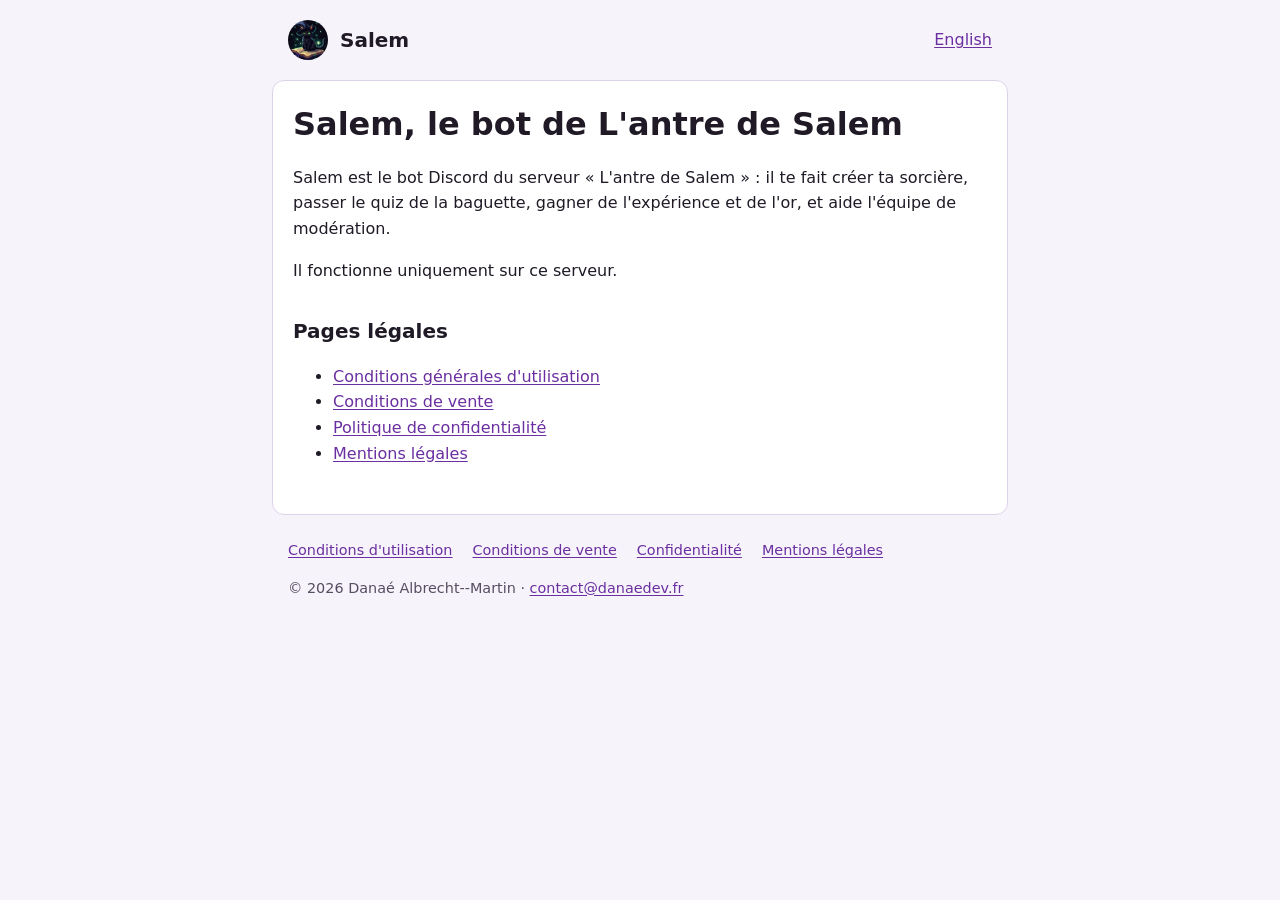
<file: index.html>
<!doctype html>
<html lang="fr">
<head>
<meta charset="utf-8">
<meta http-equiv="refresh" content="0; url=/SalemBot/">
<link rel="canonical" href="https://dalbrechtmartin.github.io/SalemBot/">
<title>Salem</title>
</head>
<body><p><a href="/SalemBot/">Salem</a></p></body>
</html>
</file>
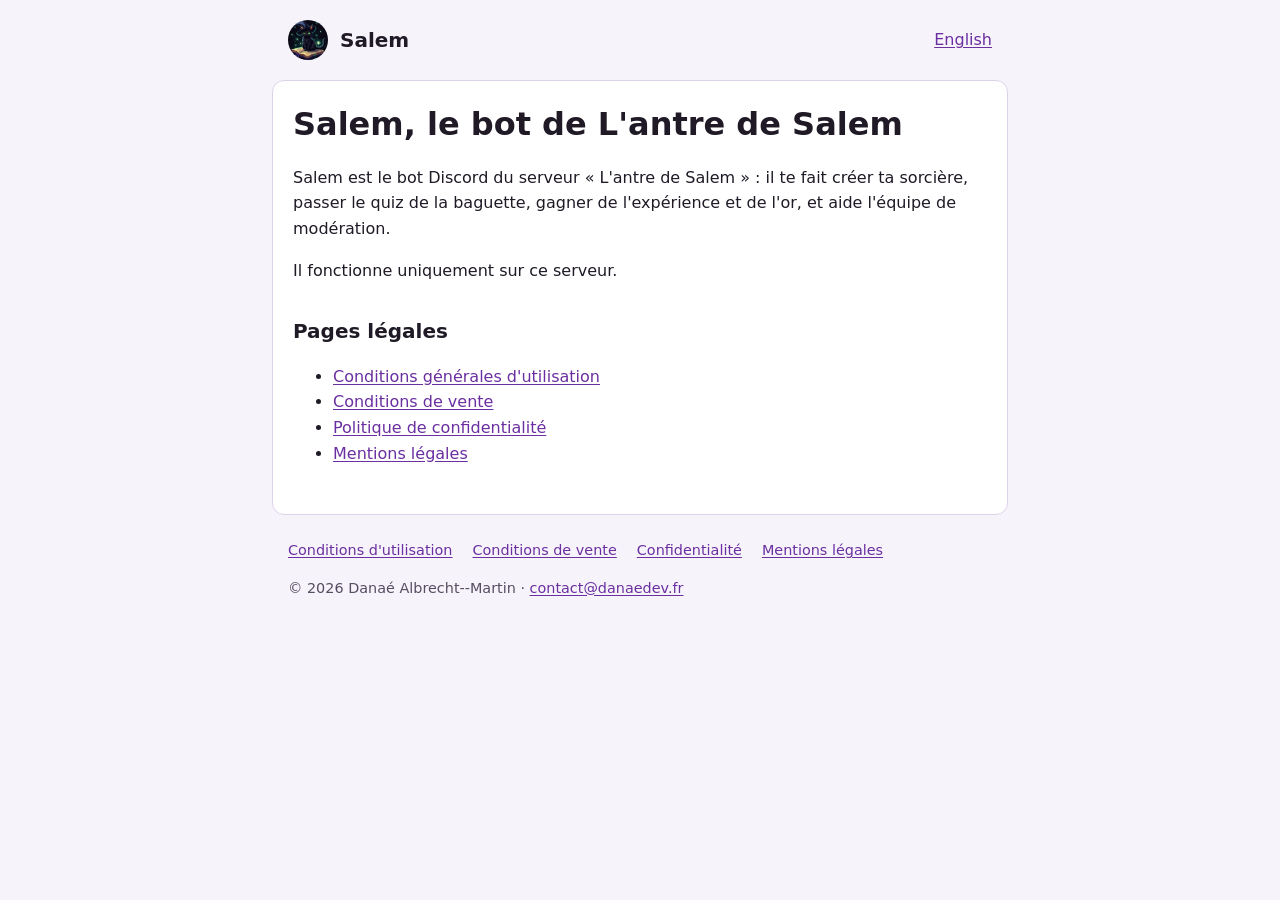
<file: SalemBot/index.html>
<!doctype html>
<html lang="fr">
<head>
  <meta charset="utf-8">
  <meta name="viewport" content="width=device-width, initial-scale=1">
  <title>Salem, le bot de L'antre de Salem</title>
  <meta name="description" content="Salem est le bot Discord de jeu de rôle et de modération du serveur L'antre de Salem : crée ta sorcière, trouve ta baguette et progresse.">
  <link rel="canonical" href="https://dalbrechtmartin.github.io/SalemBot/">
  <link rel="alternate" hreflang="fr" href="https://dalbrechtmartin.github.io/SalemBot/">
  <link rel="alternate" hreflang="en" href="https://dalbrechtmartin.github.io/SalemBot/en/">
  <link rel="alternate" hreflang="x-default" href="https://dalbrechtmartin.github.io/SalemBot/">
  <meta property="og:type" content="website">
  <meta property="og:title" content="Salem, le bot de L'antre de Salem">
  <meta property="og:description" content="Bot Discord de jeu de rôle et de modération du serveur L'antre de Salem.">
  <meta property="og:url" content="https://dalbrechtmartin.github.io/SalemBot/">
  <meta property="og:image" content="https://dalbrechtmartin.github.io/SalemBot/salem.webp">
  <link rel="icon" href="favicon.png" type="image/png">
  <link rel="apple-touch-icon" href="apple-touch-icon.png">
  <link rel="stylesheet" href="style.css">
</head>
<body>
  <a class="skip-link" href="#contenu">Aller au contenu</a>
  <header>
    <a class="brand" href="./"><img src="salem.webp" alt="" width="40" height="40">Salem</a>
    <a href="en/" hreflang="en" lang="en">English</a>
  </header>
  <main id="contenu">
    <h1>Salem, le bot de L'antre de Salem</h1>
    <p>Salem est le bot Discord du serveur « L'antre de Salem » : il te fait créer ta sorcière, passer le quiz de la baguette, gagner de l'expérience et de l'or, et aide l'équipe de modération.</p>
    <p>Il fonctionne uniquement sur ce serveur.</p>
    <h2>Pages légales</h2>
    <ul>
      <li><a href="cgu.html">Conditions générales d'utilisation</a></li>
      <li><a href="conditions-vente.html">Conditions de vente</a></li>
      <li><a href="confidentialite.html">Politique de confidentialité</a></li>
      <li><a href="mentions-legales.html">Mentions légales</a></li>
    </ul>
  </main>
  <footer>
    <nav aria-label="Pages légales">
      <ul>
        <li><a href="cgu.html">Conditions d'utilisation</a></li>
        <li><a href="conditions-vente.html">Conditions de vente</a></li>
        <li><a href="confidentialite.html">Confidentialité</a></li>
        <li><a href="mentions-legales.html">Mentions légales</a></li>
      </ul>
    </nav>
    <p>© 2026 Danaé Albrecht--Martin · <a href="mailto:contact@danaedev.fr">contact@danaedev.fr</a></p>
  </footer>
</body>
</html>
</file>
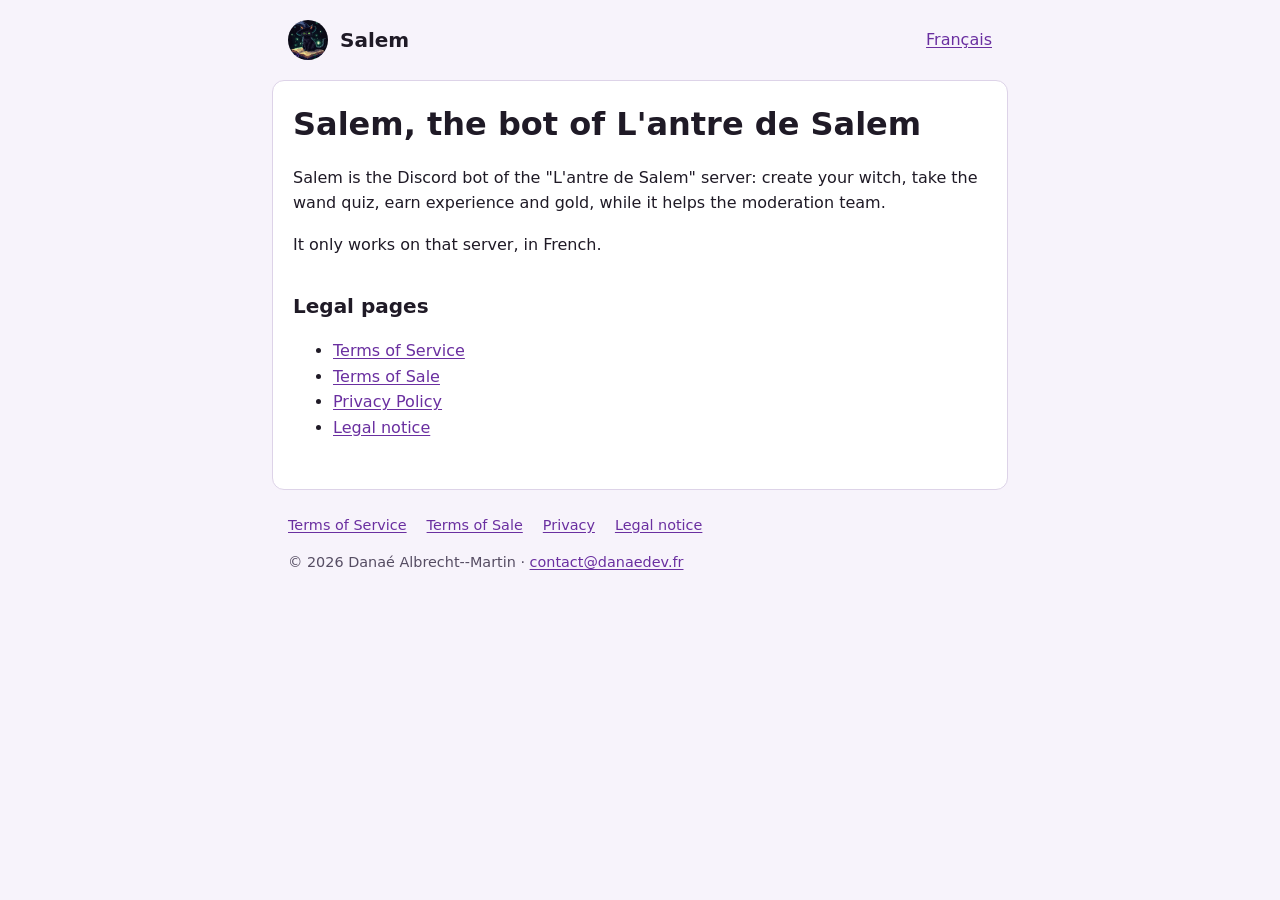
<file: SalemBot/en/index.html>
<!doctype html>
<html lang="en">
<head>
  <meta charset="utf-8">
  <meta name="viewport" content="width=device-width, initial-scale=1">
  <title>Salem, the bot of L'antre de Salem</title>
  <meta name="description" content="Salem is the role-playing and moderation Discord bot of the L'antre de Salem server: create your witch, find your wand and level up.">
  <link rel="canonical" href="https://dalbrechtmartin.github.io/SalemBot/en/">
  <link rel="alternate" hreflang="fr" href="https://dalbrechtmartin.github.io/SalemBot/">
  <link rel="alternate" hreflang="en" href="https://dalbrechtmartin.github.io/SalemBot/en/">
  <link rel="alternate" hreflang="x-default" href="https://dalbrechtmartin.github.io/SalemBot/">
  <meta property="og:type" content="website">
  <meta property="og:title" content="Salem, the bot of L'antre de Salem">
  <meta property="og:description" content="Role-playing and moderation Discord bot of the L'antre de Salem server.">
  <meta property="og:url" content="https://dalbrechtmartin.github.io/SalemBot/en/">
  <meta property="og:image" content="https://dalbrechtmartin.github.io/SalemBot/salem.webp">
  <link rel="icon" href="../favicon.png" type="image/png">
  <link rel="apple-touch-icon" href="../apple-touch-icon.png">
  <link rel="stylesheet" href="../style.css">
</head>
<body>
  <a class="skip-link" href="#content">Skip to content</a>
  <header>
    <a class="brand" href="./"><img src="../salem.webp" alt="" width="40" height="40">Salem</a>
    <a href="../" hreflang="fr" lang="fr">Français</a>
  </header>
  <main id="content">
    <h1>Salem, the bot of L'antre de Salem</h1>
    <p>Salem is the Discord bot of the "L'antre de Salem" server: create your witch, take the wand quiz, earn experience and gold, while it helps the moderation team.</p>
    <p>It only works on that server, in French.</p>
    <h2>Legal pages</h2>
    <ul>
      <li><a href="terms.html">Terms of Service</a></li>
      <li><a href="sales-terms.html">Terms of Sale</a></li>
      <li><a href="privacy.html">Privacy Policy</a></li>
      <li><a href="legal-notice.html">Legal notice</a></li>
    </ul>
  </main>
  <footer>
    <nav aria-label="Legal pages">
      <ul>
        <li><a href="terms.html">Terms of Service</a></li>
        <li><a href="sales-terms.html">Terms of Sale</a></li>
        <li><a href="privacy.html">Privacy</a></li>
        <li><a href="legal-notice.html">Legal notice</a></li>
      </ul>
    </nav>
    <p>© 2026 Danaé Albrecht--Martin · <a href="mailto:contact@danaedev.fr">contact@danaedev.fr</a></p>
  </footer>
</body>
</html>
</file>
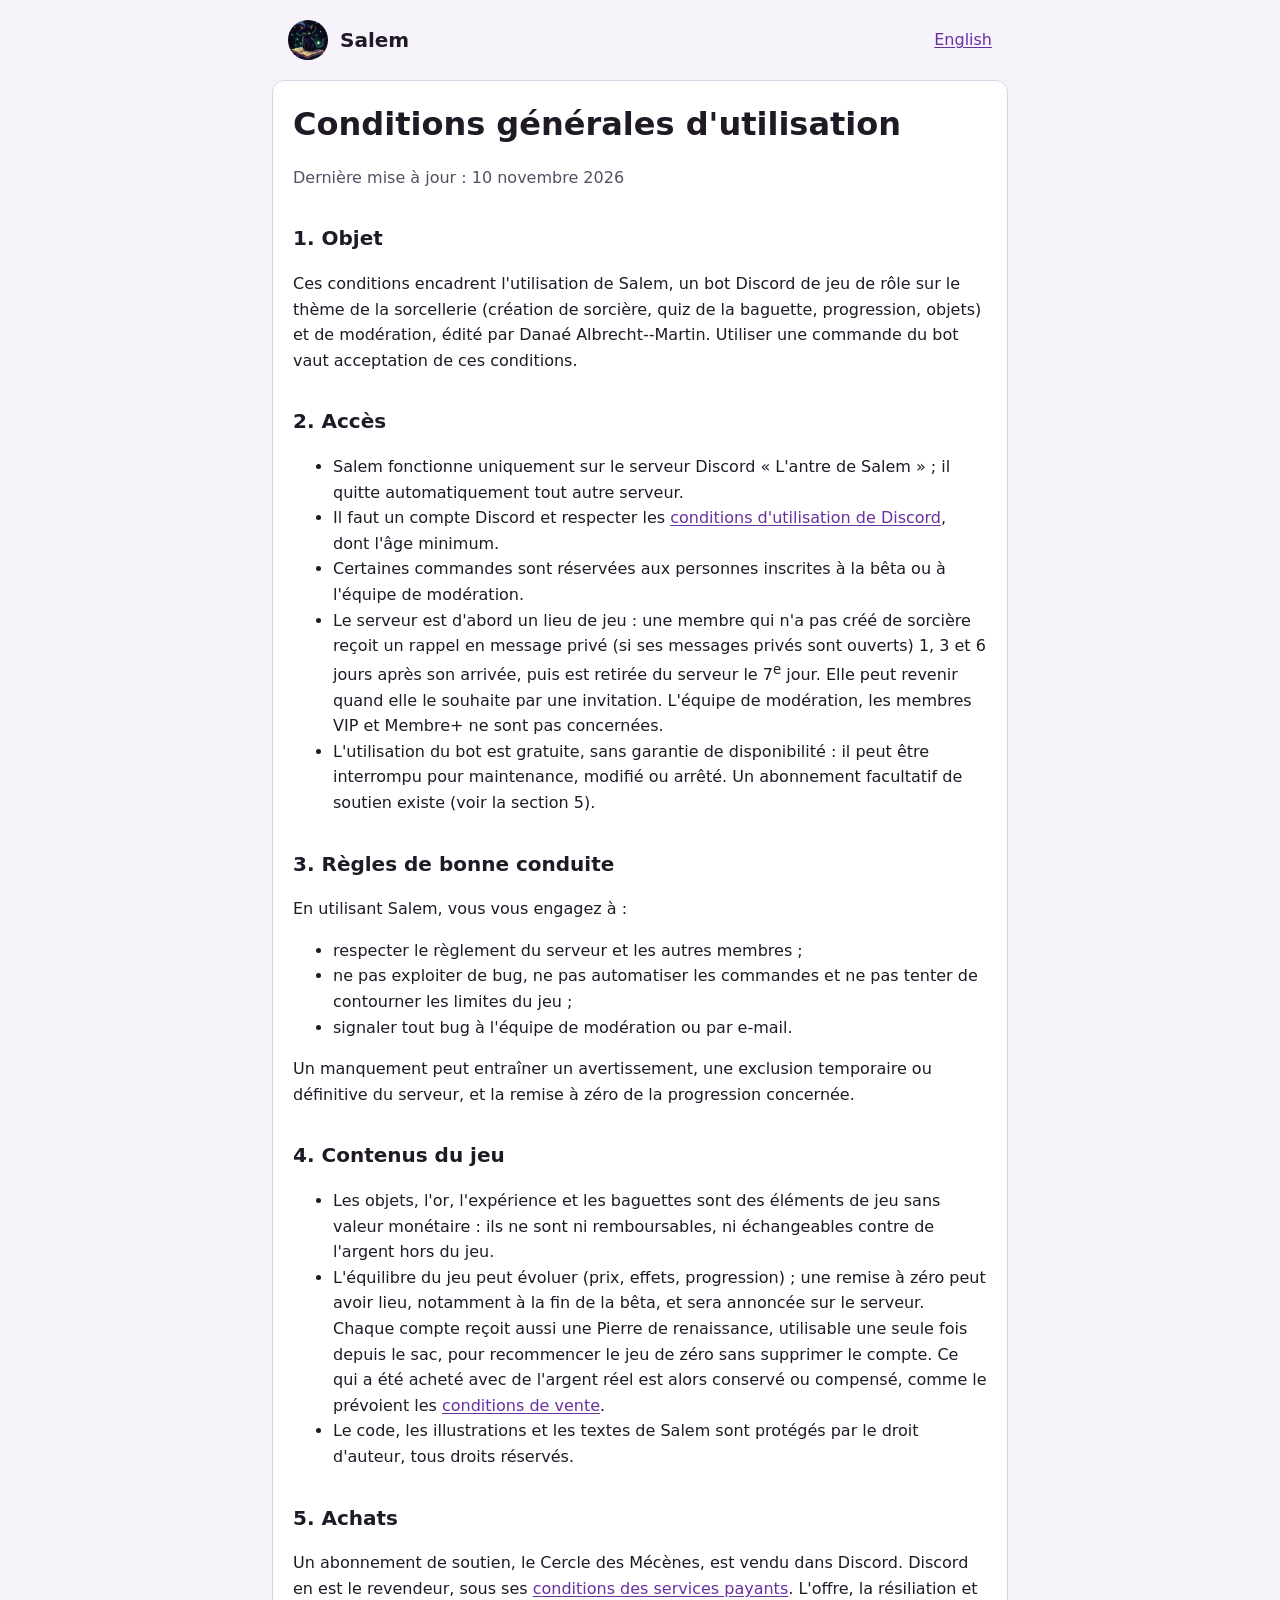
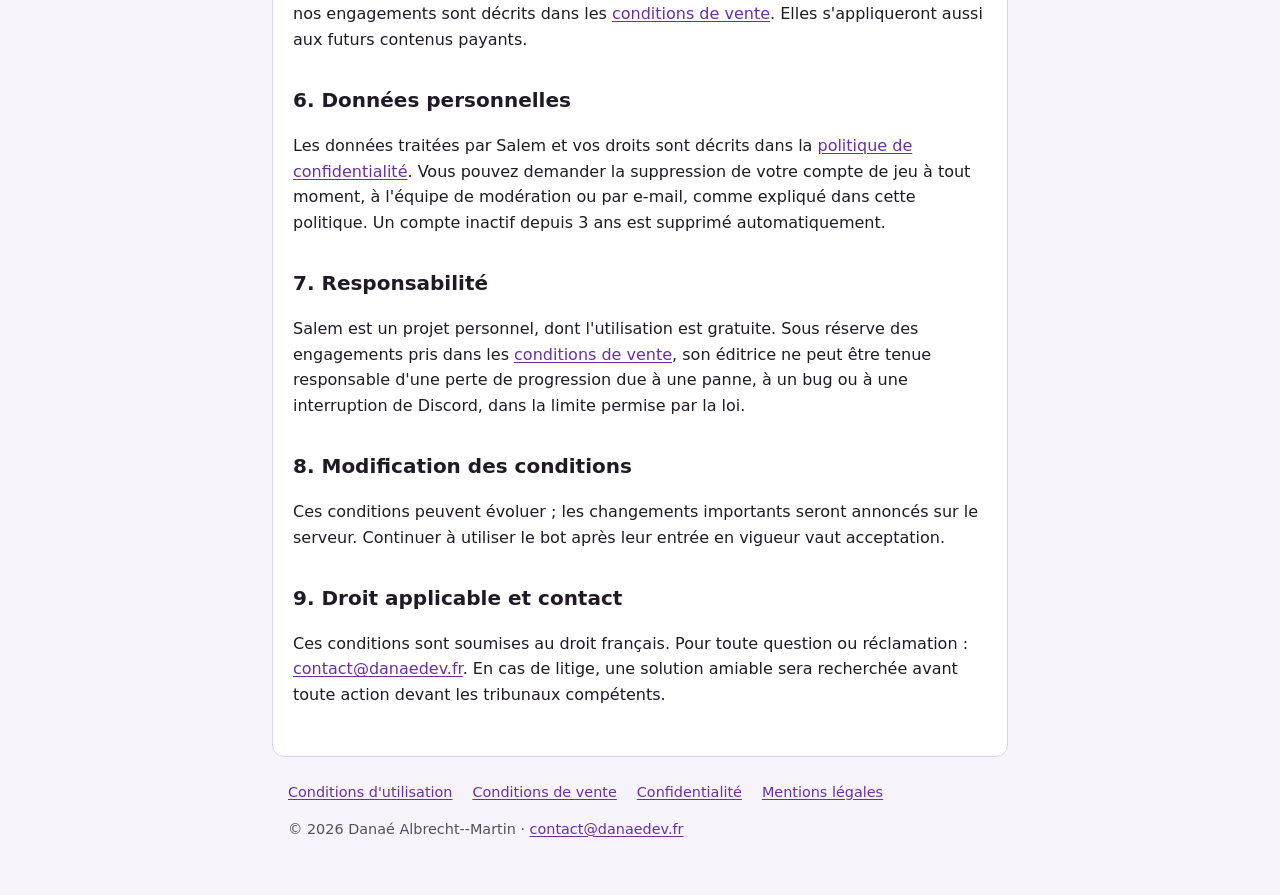
<file: SalemBot/cgu.html>
<!doctype html>
<html lang="fr">
<head>
  <meta charset="utf-8">
  <meta name="viewport" content="width=device-width, initial-scale=1">
  <title>Conditions d'utilisation · Salem</title>
  <meta name="description" content="Conditions générales d'utilisation de Salem, le bot Discord de jeu de rôle du serveur L'antre de Salem.">
  <link rel="canonical" href="https://dalbrechtmartin.github.io/SalemBot/cgu.html">
  <link rel="alternate" hreflang="fr" href="https://dalbrechtmartin.github.io/SalemBot/cgu.html">
  <link rel="alternate" hreflang="en" href="https://dalbrechtmartin.github.io/SalemBot/en/terms.html">
  <link rel="alternate" hreflang="x-default" href="https://dalbrechtmartin.github.io/SalemBot/cgu.html">
  <link rel="icon" href="favicon.png" type="image/png">
  <link rel="apple-touch-icon" href="apple-touch-icon.png">
  <link rel="stylesheet" href="style.css">
</head>
<body>
  <a class="skip-link" href="#contenu">Aller au contenu</a>
  <header>
    <a class="brand" href="./"><img src="salem.webp" alt="" width="40" height="40">Salem</a>
    <a href="en/terms.html" hreflang="en" lang="en">English</a>
  </header>
  <main id="contenu">
    <h1>Conditions générales d'utilisation</h1>
    <p class="updated">Dernière mise à jour : 10 novembre 2026</p>

    <h2>1. Objet</h2>
    <p>Ces conditions encadrent l'utilisation de Salem, un bot Discord de jeu de rôle sur le thème de la sorcellerie (création de sorcière, quiz de la baguette, progression, objets) et de modération, édité par Danaé Albrecht--Martin. Utiliser une commande du bot vaut acceptation de ces conditions.</p>

    <h2>2. Accès</h2>
    <ul>
      <li>Salem fonctionne uniquement sur le serveur Discord « L'antre de Salem » ; il quitte automatiquement tout autre serveur.</li>
      <li>Il faut un compte Discord et respecter les <a href="https://discord.com/terms">conditions d'utilisation de Discord</a>, dont l'âge minimum.</li>
      <li>Certaines commandes sont réservées aux personnes inscrites à la bêta ou à l'équipe de modération.</li>
      <li>Le serveur est d'abord un lieu de jeu : une membre qui n'a pas créé de sorcière reçoit un rappel en message privé (si ses messages privés sont ouverts) 1, 3 et 6 jours après son arrivée, puis est retirée du serveur le 7<sup>e</sup> jour. Elle peut revenir quand elle le souhaite par une invitation. L'équipe de modération, les membres VIP et Membre+ ne sont pas concernées.</li>
      <li>L'utilisation du bot est gratuite, sans garantie de disponibilité : il peut être interrompu pour maintenance, modifié ou arrêté. Un abonnement facultatif de soutien existe (voir la section 5).</li>
    </ul>

    <h2>3. Règles de bonne conduite</h2>
    <p>En utilisant Salem, vous vous engagez à :</p>
    <ul>
      <li>respecter le règlement du serveur et les autres membres ;</li>
      <li>ne pas exploiter de bug, ne pas automatiser les commandes et ne pas tenter de contourner les limites du jeu ;</li>
      <li>signaler tout bug à l'équipe de modération ou par e-mail.</li>
    </ul>
    <p>Un manquement peut entraîner un avertissement, une exclusion temporaire ou définitive du serveur, et la remise à zéro de la progression concernée.</p>

    <h2>4. Contenus du jeu</h2>
    <ul>
      <li>Les objets, l'or, l'expérience et les baguettes sont des éléments de jeu sans valeur monétaire : ils ne sont ni remboursables, ni échangeables contre de l'argent hors du jeu.</li>
      <li>L'équilibre du jeu peut évoluer (prix, effets, progression) ; une remise à zéro peut avoir lieu, notamment à la fin de la bêta, et sera annoncée sur le serveur. Chaque compte reçoit aussi une Pierre de renaissance, utilisable une seule fois depuis le sac, pour recommencer le jeu de zéro sans supprimer le compte. Ce qui a été acheté avec de l'argent réel est alors conservé ou compensé, comme le prévoient les <a href="conditions-vente.html">conditions de vente</a>.</li>
      <li>Le code, les illustrations et les textes de Salem sont protégés par le droit d'auteur, tous droits réservés.</li>
    </ul>

    <h2>5. Achats</h2>
    <p>Un abonnement de soutien, le Cercle des Mécènes, est vendu dans Discord. Discord en est le revendeur, sous ses <a href="https://discord.com/terms/paid-services-terms">conditions des services payants</a>. L'offre, la résiliation et nos engagements sont décrits dans les <a href="conditions-vente.html">conditions de vente</a>. Elles s'appliqueront aussi aux futurs contenus payants.</p>

    <h2>6. Données personnelles</h2>
    <p>Les données traitées par Salem et vos droits sont décrits dans la <a href="confidentialite.html">politique de confidentialité</a>. Vous pouvez demander la suppression de votre compte de jeu à tout moment, à l'équipe de modération ou par e-mail, comme expliqué dans cette politique. Un compte inactif depuis 3 ans est supprimé automatiquement.</p>

    <h2>7. Responsabilité</h2>
    <p>Salem est un projet personnel, dont l'utilisation est gratuite. Sous réserve des engagements pris dans les <a href="conditions-vente.html">conditions de vente</a>, son éditrice ne peut être tenue responsable d'une perte de progression due à une panne, à un bug ou à une interruption de Discord, dans la limite permise par la loi.</p>

    <h2>8. Modification des conditions</h2>
    <p>Ces conditions peuvent évoluer ; les changements importants seront annoncés sur le serveur. Continuer à utiliser le bot après leur entrée en vigueur vaut acceptation.</p>

    <h2>9. Droit applicable et contact</h2>
    <p>Ces conditions sont soumises au droit français. Pour toute question ou réclamation : <a href="mailto:contact@danaedev.fr">contact@danaedev.fr</a>. En cas de litige, une solution amiable sera recherchée avant toute action devant les tribunaux compétents.</p>
  </main>
  <footer>
    <nav aria-label="Pages légales">
      <ul>
        <li><a href="cgu.html" aria-current="page">Conditions d'utilisation</a></li>
        <li><a href="conditions-vente.html">Conditions de vente</a></li>
        <li><a href="confidentialite.html">Confidentialité</a></li>
        <li><a href="mentions-legales.html">Mentions légales</a></li>
      </ul>
    </nav>
    <p>© 2026 Danaé Albrecht--Martin · <a href="mailto:contact@danaedev.fr">contact@danaedev.fr</a></p>
  </footer>
</body>
</html>
</file>
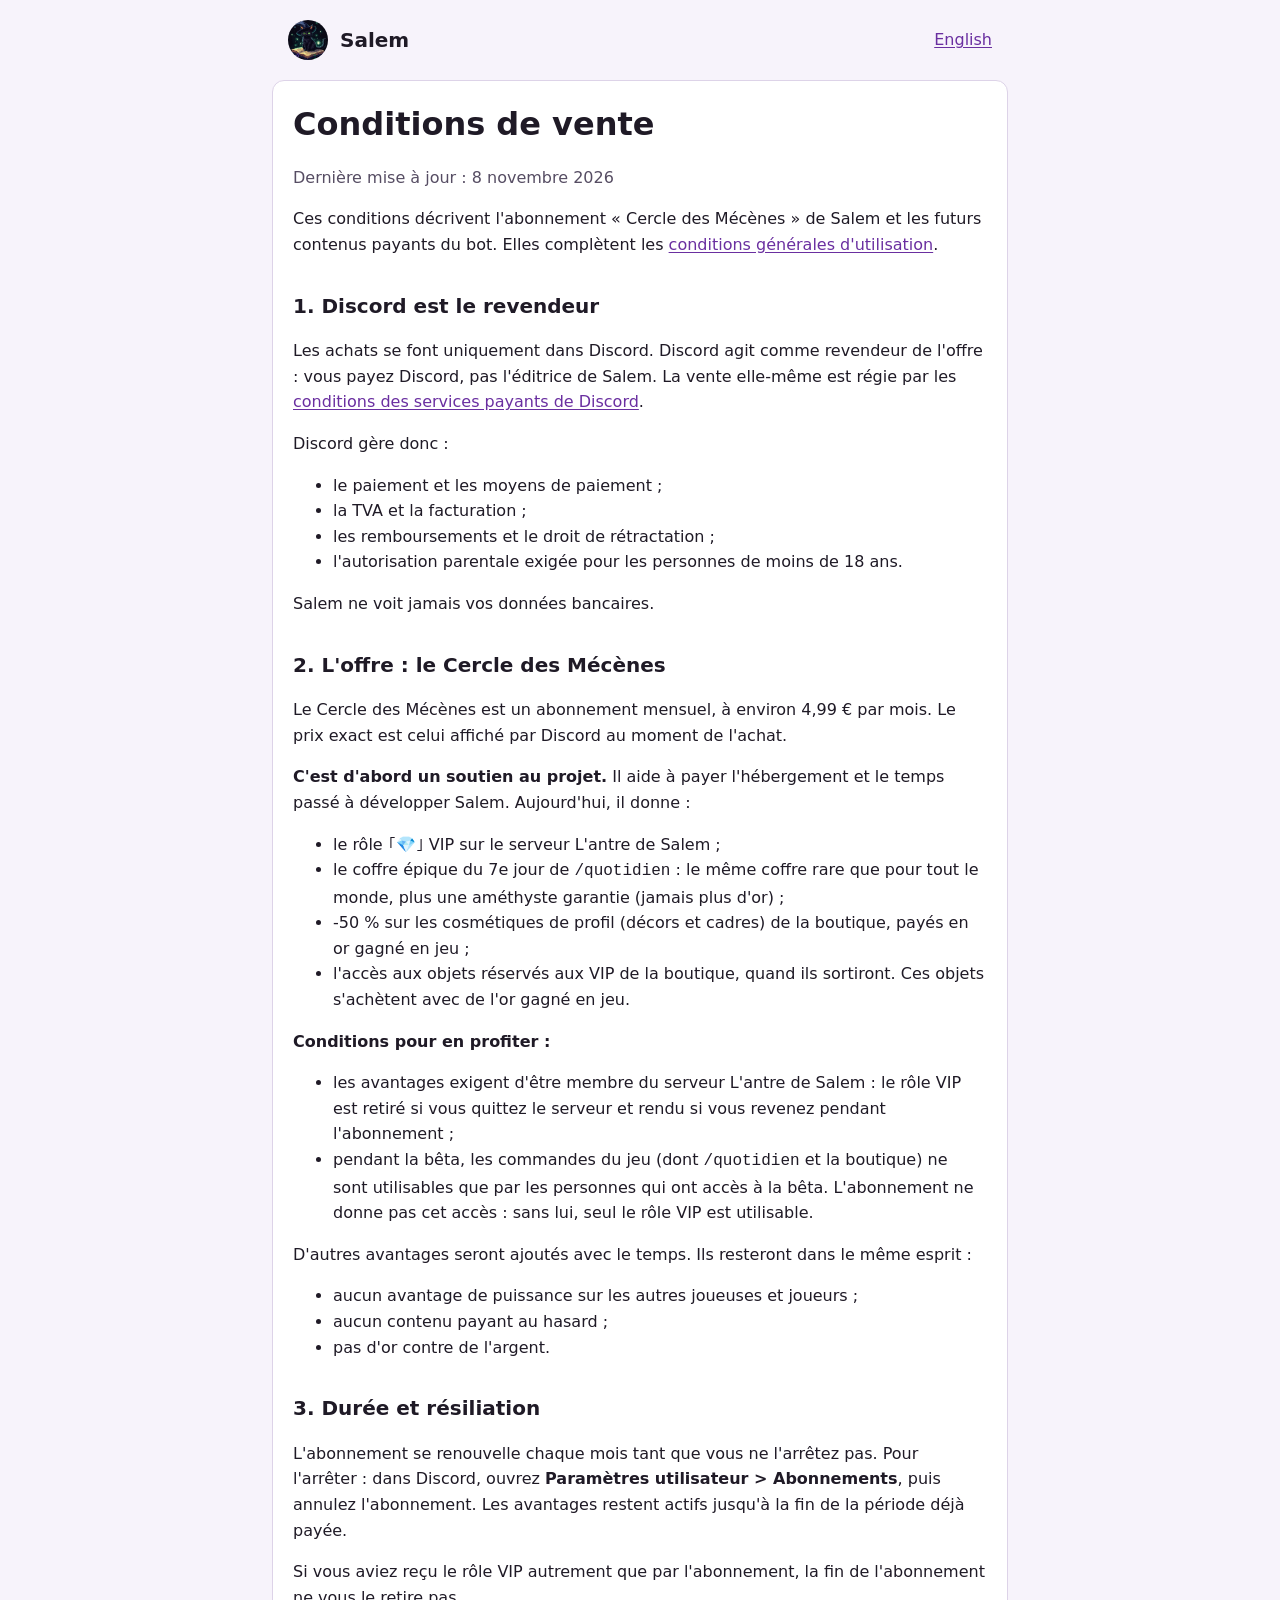
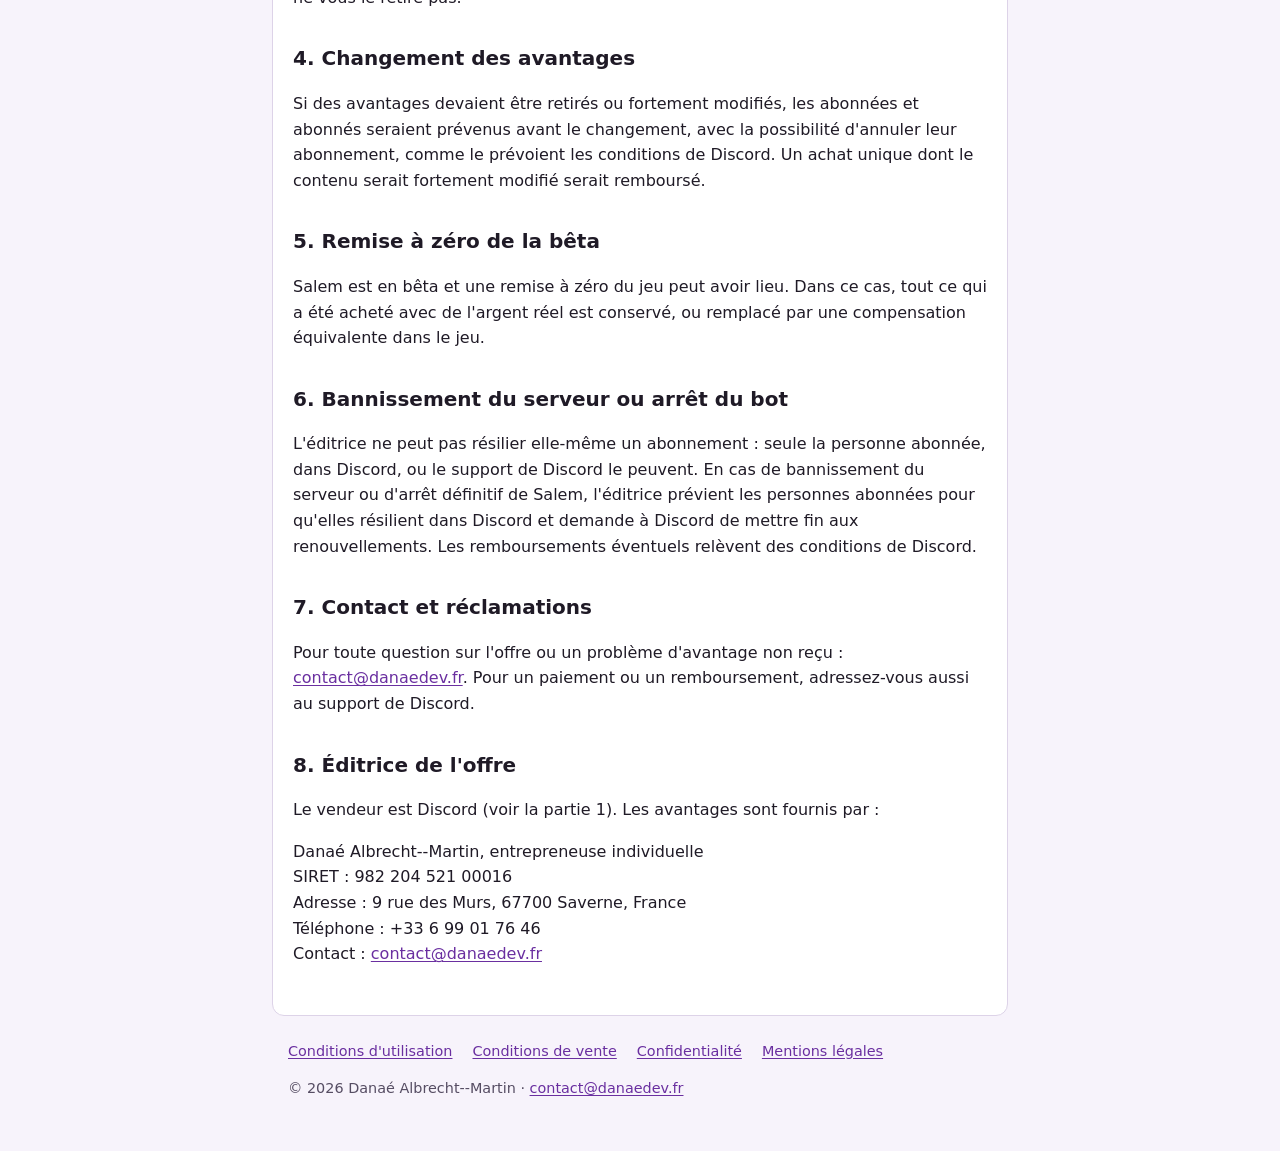
<file: SalemBot/conditions-vente.html>
<!doctype html>
<html lang="fr">
<head>
  <meta charset="utf-8">
  <meta name="viewport" content="width=device-width, initial-scale=1">
  <title>Conditions de vente · Salem</title>
  <meta name="description" content="Conditions de vente de l'abonnement Cercle des Mécènes de Salem, le bot Discord de L'antre de Salem : offre, résiliation, garanties et éditrice de l'offre.">
  <link rel="canonical" href="https://dalbrechtmartin.github.io/SalemBot/conditions-vente.html">
  <link rel="alternate" hreflang="fr" href="https://dalbrechtmartin.github.io/SalemBot/conditions-vente.html">
  <link rel="alternate" hreflang="en" href="https://dalbrechtmartin.github.io/SalemBot/en/sales-terms.html">
  <link rel="alternate" hreflang="x-default" href="https://dalbrechtmartin.github.io/SalemBot/conditions-vente.html">
  <link rel="icon" href="favicon.png" type="image/png">
  <link rel="apple-touch-icon" href="apple-touch-icon.png">
  <link rel="stylesheet" href="style.css">
</head>
<body>
  <a class="skip-link" href="#contenu">Aller au contenu</a>
  <header>
    <a class="brand" href="./"><img src="salem.webp" alt="" width="40" height="40">Salem</a>
    <a href="en/sales-terms.html" hreflang="en" lang="en">English</a>
  </header>
  <main id="contenu">
    <h1>Conditions de vente</h1>
    <p class="updated">Dernière mise à jour : 8 novembre 2026</p>

    <p>Ces conditions décrivent l'abonnement « Cercle des Mécènes » de Salem et les futurs contenus payants du bot. Elles complètent les <a href="cgu.html">conditions générales d'utilisation</a>.</p>

    <h2>1. Discord est le revendeur</h2>
    <p>Les achats se font uniquement dans Discord. Discord agit comme revendeur de l'offre : vous payez Discord, pas l'éditrice de Salem. La vente elle-même est régie par les <a href="https://discord.com/terms/paid-services-terms">conditions des services payants de Discord</a>.</p>
    <p>Discord gère donc :</p>
    <ul>
      <li>le paiement et les moyens de paiement ;</li>
      <li>la TVA et la facturation ;</li>
      <li>les remboursements et le droit de rétractation ;</li>
      <li>l'autorisation parentale exigée pour les personnes de moins de 18 ans.</li>
    </ul>
    <p>Salem ne voit jamais vos données bancaires.</p>

    <h2>2. L'offre : le Cercle des Mécènes</h2>
    <p>Le Cercle des Mécènes est un abonnement mensuel, à environ 4,99 € par mois. Le prix exact est celui affiché par Discord au moment de l'achat.</p>
    <p><strong>C'est d'abord un soutien au projet.</strong> Il aide à payer l'hébergement et le temps passé à développer Salem. Aujourd'hui, il donne :</p>
    <ul>
      <li>le rôle ｢💎｣ VIP sur le serveur L'antre de Salem ;</li>
      <li>le coffre épique du 7e jour de <code>/quotidien</code> : le même coffre rare que pour tout le monde, plus une améthyste garantie (jamais plus d'or) ;</li>
      <li>-50 % sur les cosmétiques de profil (décors et cadres) de la boutique, payés en or gagné en jeu ;</li>
      <li>l'accès aux objets réservés aux VIP de la boutique, quand ils sortiront. Ces objets s'achètent avec de l'or gagné en jeu.</li>
    </ul>
    <p><strong>Conditions pour en profiter :</strong></p>
    <ul>
      <li>les avantages exigent d'être membre du serveur L'antre de Salem : le rôle VIP est retiré si vous quittez le serveur et rendu si vous revenez pendant l'abonnement ;</li>
      <li>pendant la bêta, les commandes du jeu (dont <code>/quotidien</code> et la boutique) ne sont utilisables que par les personnes qui ont accès à la bêta. L'abonnement ne donne pas cet accès : sans lui, seul le rôle VIP est utilisable.</li>
    </ul>
    <p>D'autres avantages seront ajoutés avec le temps. Ils resteront dans le même esprit :</p>
    <ul>
      <li>aucun avantage de puissance sur les autres joueuses et joueurs ;</li>
      <li>aucun contenu payant au hasard ;</li>
      <li>pas d'or contre de l'argent.</li>
    </ul>

    <h2>3. Durée et résiliation</h2>
    <p>L'abonnement se renouvelle chaque mois tant que vous ne l'arrêtez pas. Pour l'arrêter : dans Discord, ouvrez <strong>Paramètres utilisateur &gt; Abonnements</strong>, puis annulez l'abonnement. Les avantages restent actifs jusqu'à la fin de la période déjà payée.</p>
    <p>Si vous aviez reçu le rôle VIP autrement que par l'abonnement, la fin de l'abonnement ne vous le retire pas.</p>

    <h2>4. Changement des avantages</h2>
    <p>Si des avantages devaient être retirés ou fortement modifiés, les abonnées et abonnés seraient prévenus avant le changement, avec la possibilité d'annuler leur abonnement, comme le prévoient les conditions de Discord. Un achat unique dont le contenu serait fortement modifié serait remboursé.</p>

    <h2>5. Remise à zéro de la bêta</h2>
    <p>Salem est en bêta et une remise à zéro du jeu peut avoir lieu. Dans ce cas, tout ce qui a été acheté avec de l'argent réel est conservé, ou remplacé par une compensation équivalente dans le jeu.</p>

    <h2>6. Bannissement du serveur ou arrêt du bot</h2>
    <p>L'éditrice ne peut pas résilier elle-même un abonnement : seule la personne abonnée, dans Discord, ou le support de Discord le peuvent. En cas de bannissement du serveur ou d'arrêt définitif de Salem, l'éditrice prévient les personnes abonnées pour qu'elles résilient dans Discord et demande à Discord de mettre fin aux renouvellements. Les remboursements éventuels relèvent des conditions de Discord.</p>

    <h2>7. Contact et réclamations</h2>
    <p>Pour toute question sur l'offre ou un problème d'avantage non reçu : <a href="mailto:contact@danaedev.fr">contact@danaedev.fr</a>. Pour un paiement ou un remboursement, adressez-vous aussi au support de Discord.</p>

    <h2>8. Éditrice de l'offre</h2>
    <p>Le vendeur est Discord (voir la partie 1). Les avantages sont fournis par :</p>
    <p>Danaé Albrecht--Martin, entrepreneuse individuelle<br>
      SIRET : 982 204 521 00016<br>
      Adresse : 9 rue des Murs, 67700 Saverne, France<br>
      Téléphone : +33 6 99 01 76 46<br>
      Contact : <a href="mailto:contact@danaedev.fr">contact@danaedev.fr</a></p>
  </main>
  <footer>
    <nav aria-label="Pages légales">
      <ul>
        <li><a href="cgu.html">Conditions d'utilisation</a></li>
        <li><a href="conditions-vente.html" aria-current="page">Conditions de vente</a></li>
        <li><a href="confidentialite.html">Confidentialité</a></li>
        <li><a href="mentions-legales.html">Mentions légales</a></li>
      </ul>
    </nav>
    <p>© 2026 Danaé Albrecht--Martin · <a href="mailto:contact@danaedev.fr">contact@danaedev.fr</a></p>
  </footer>
</body>
</html>
</file>
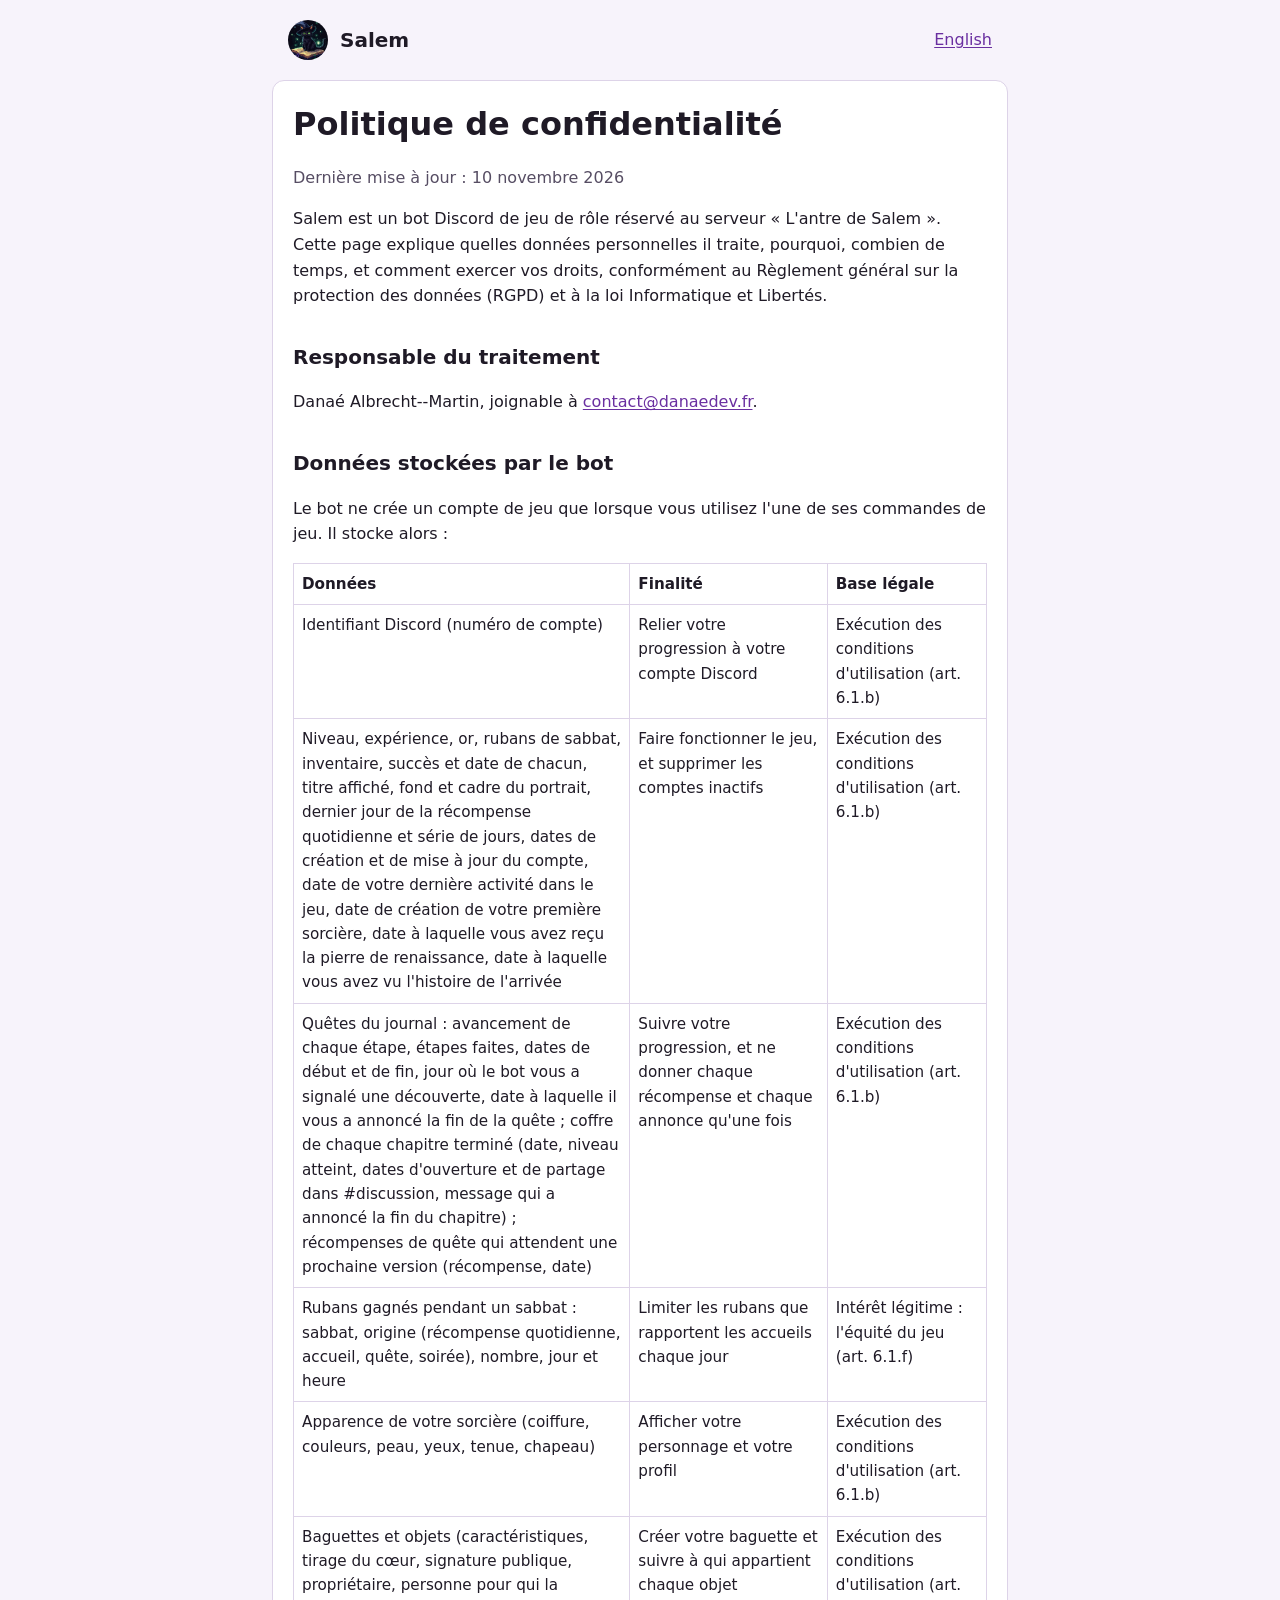
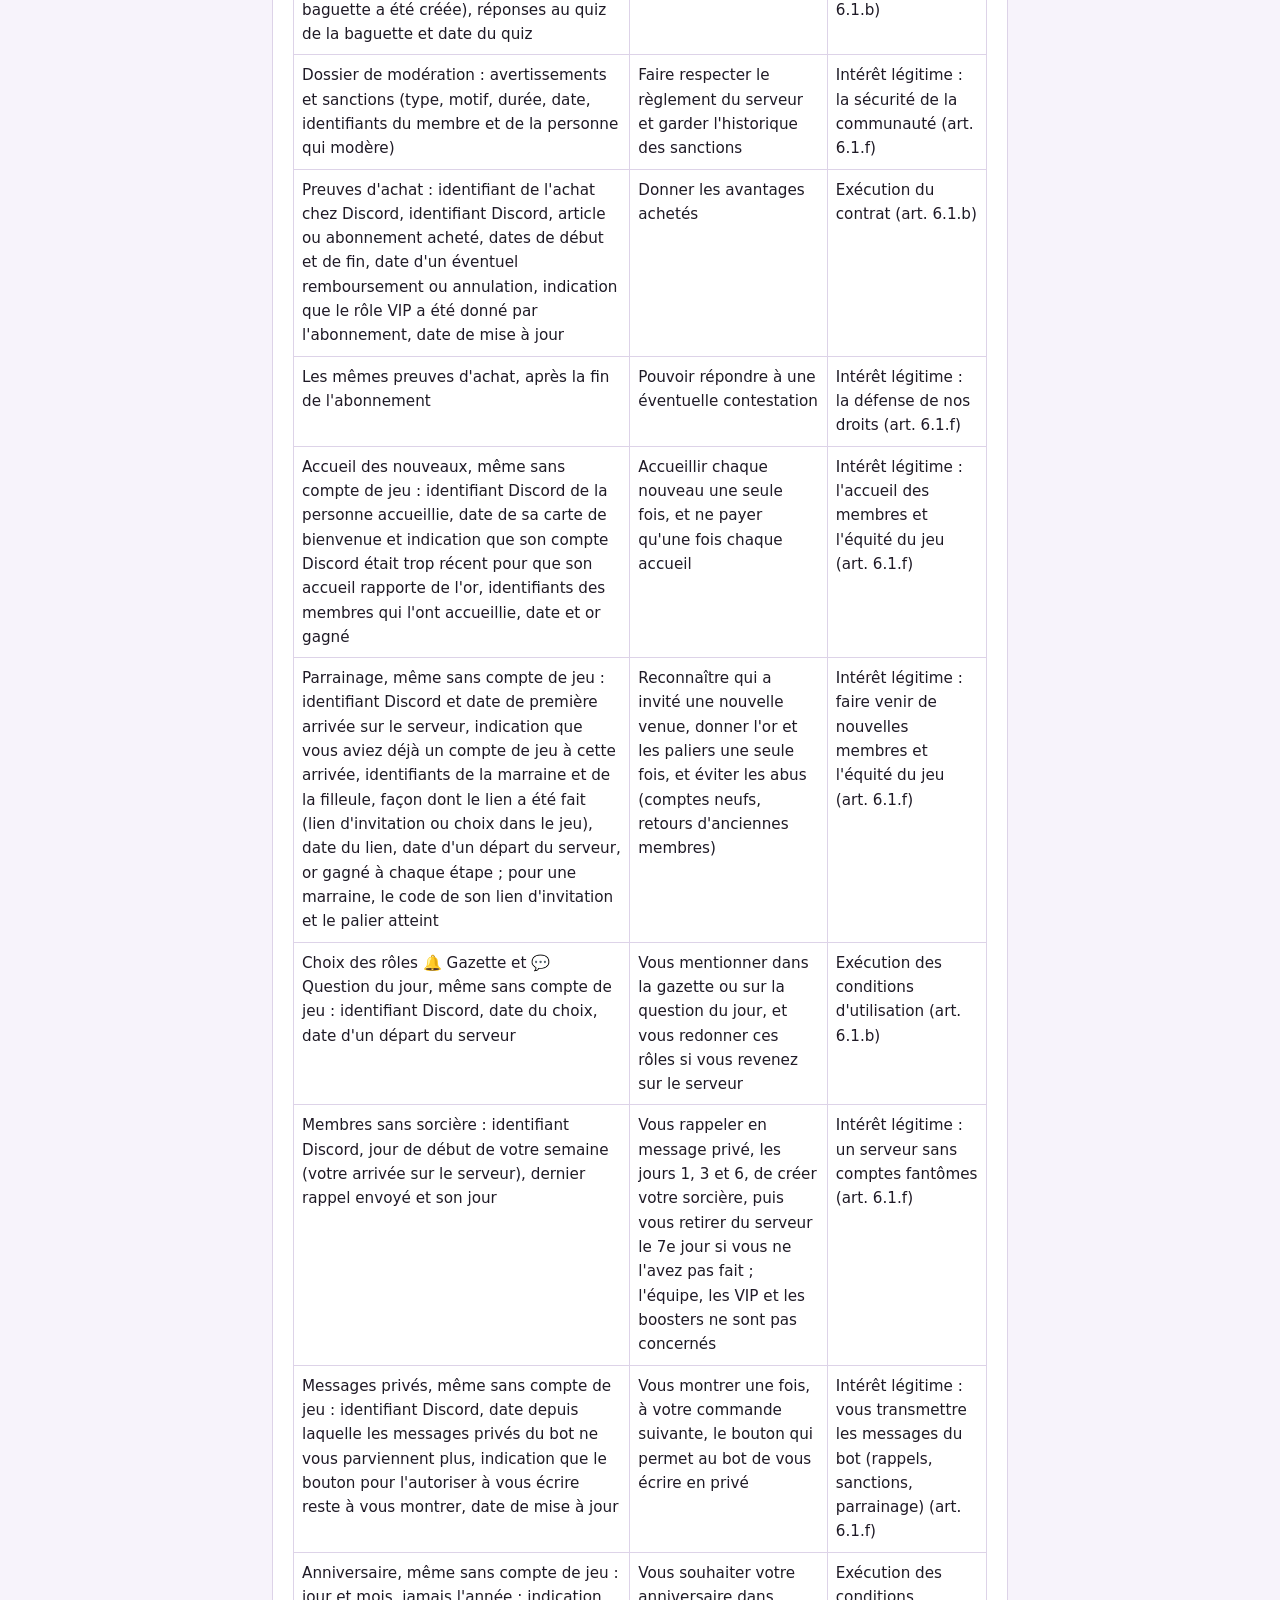
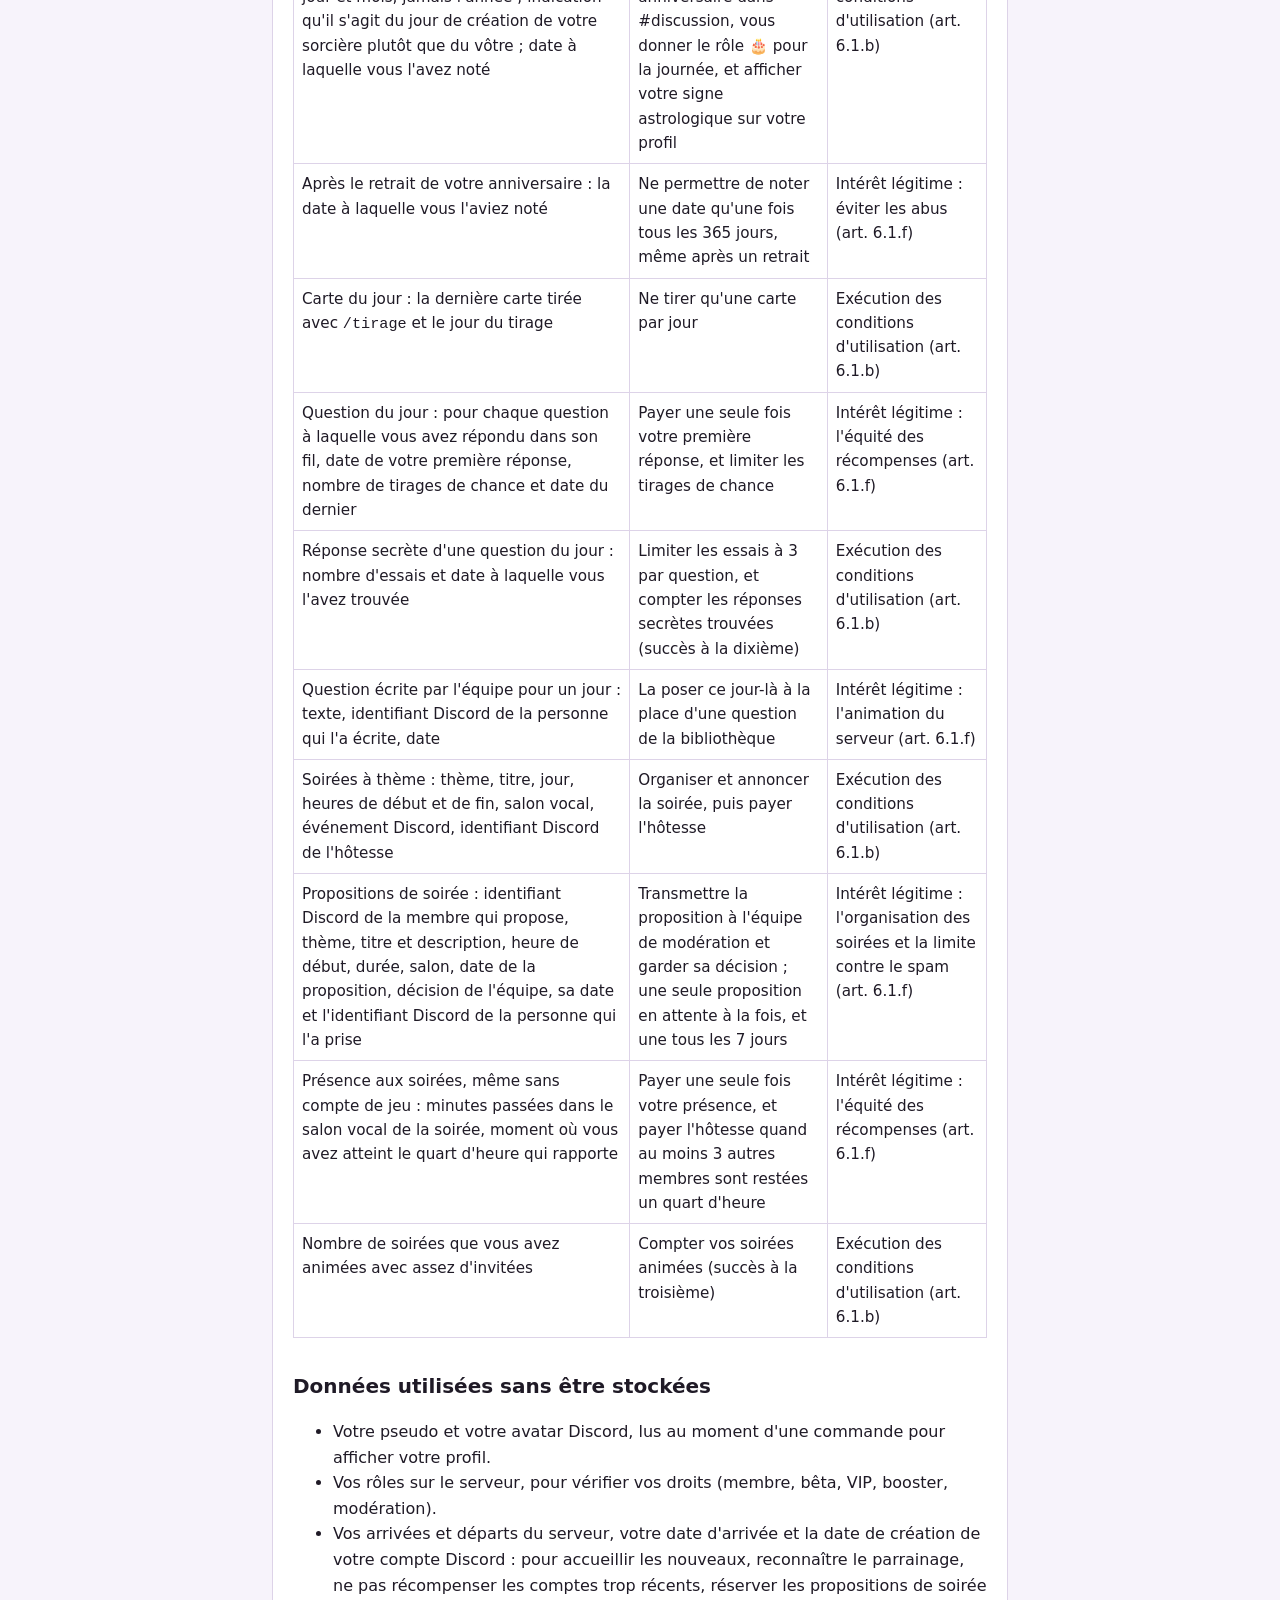
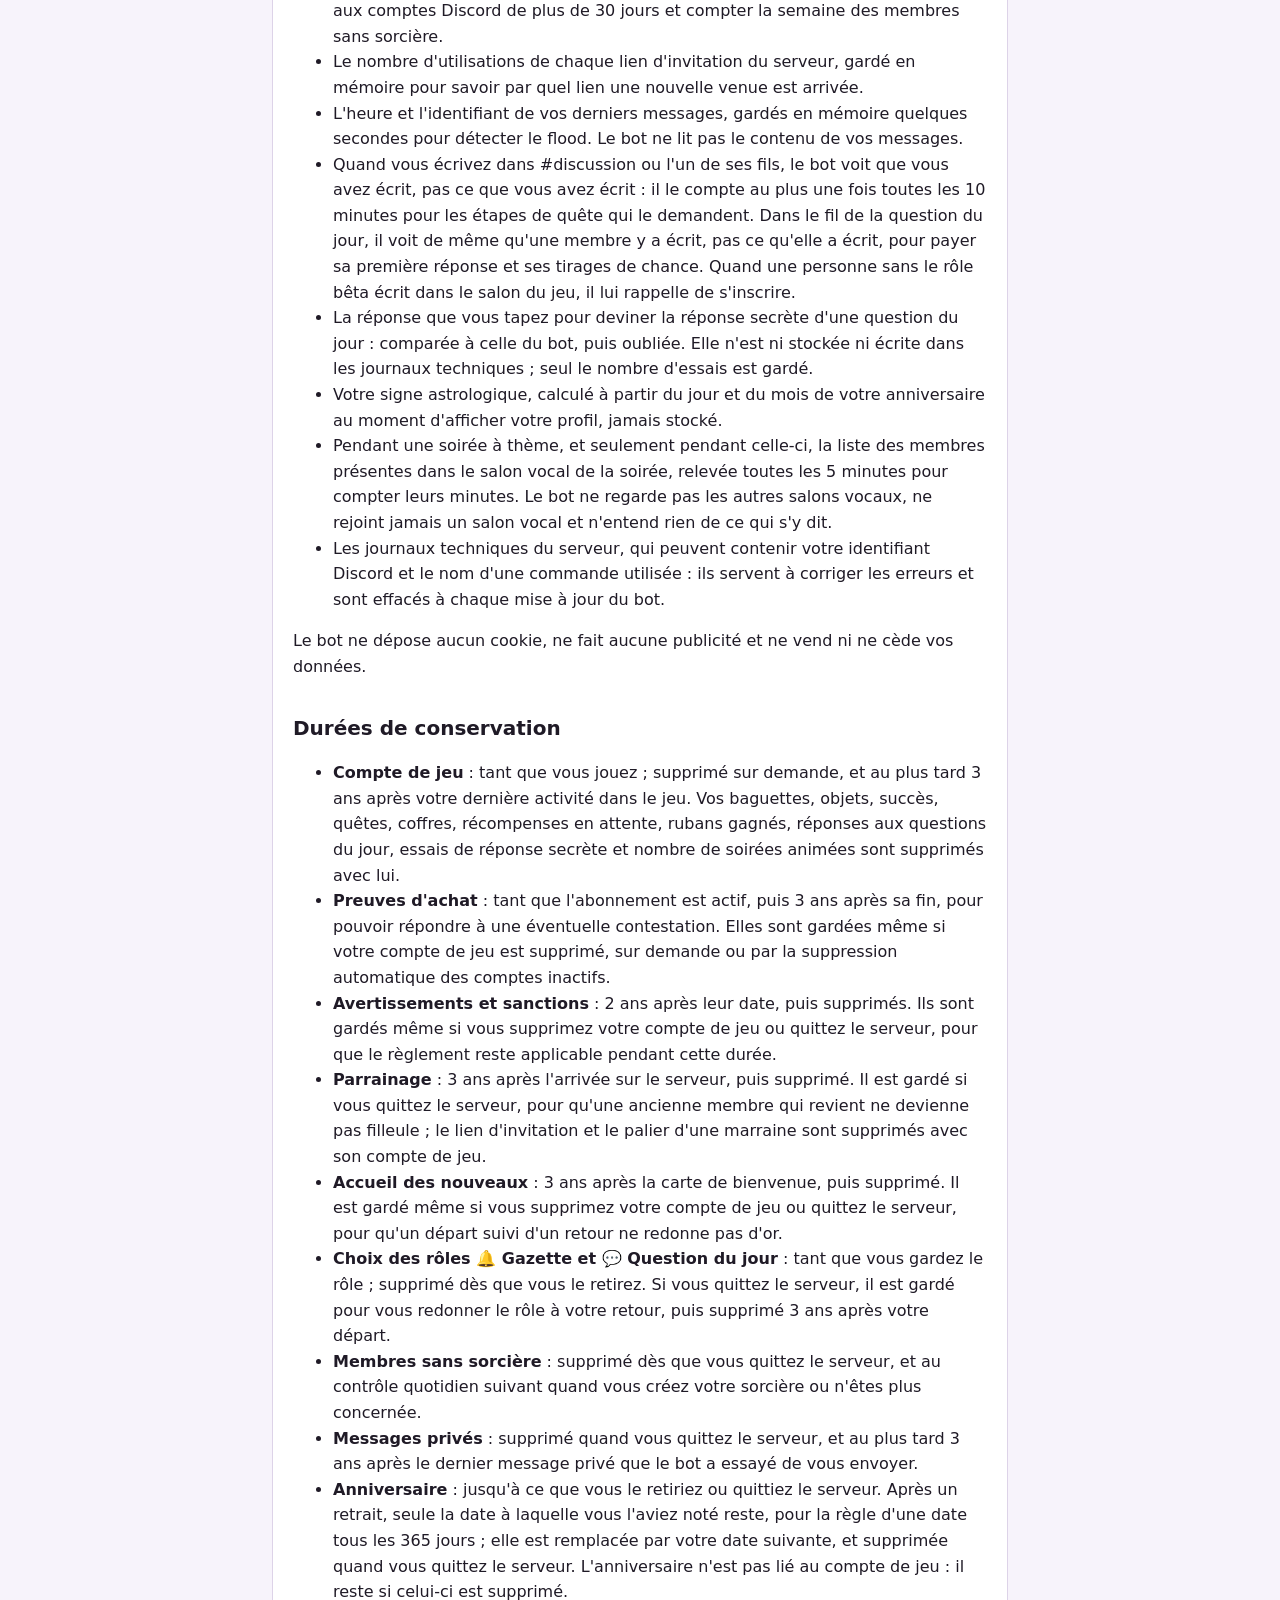
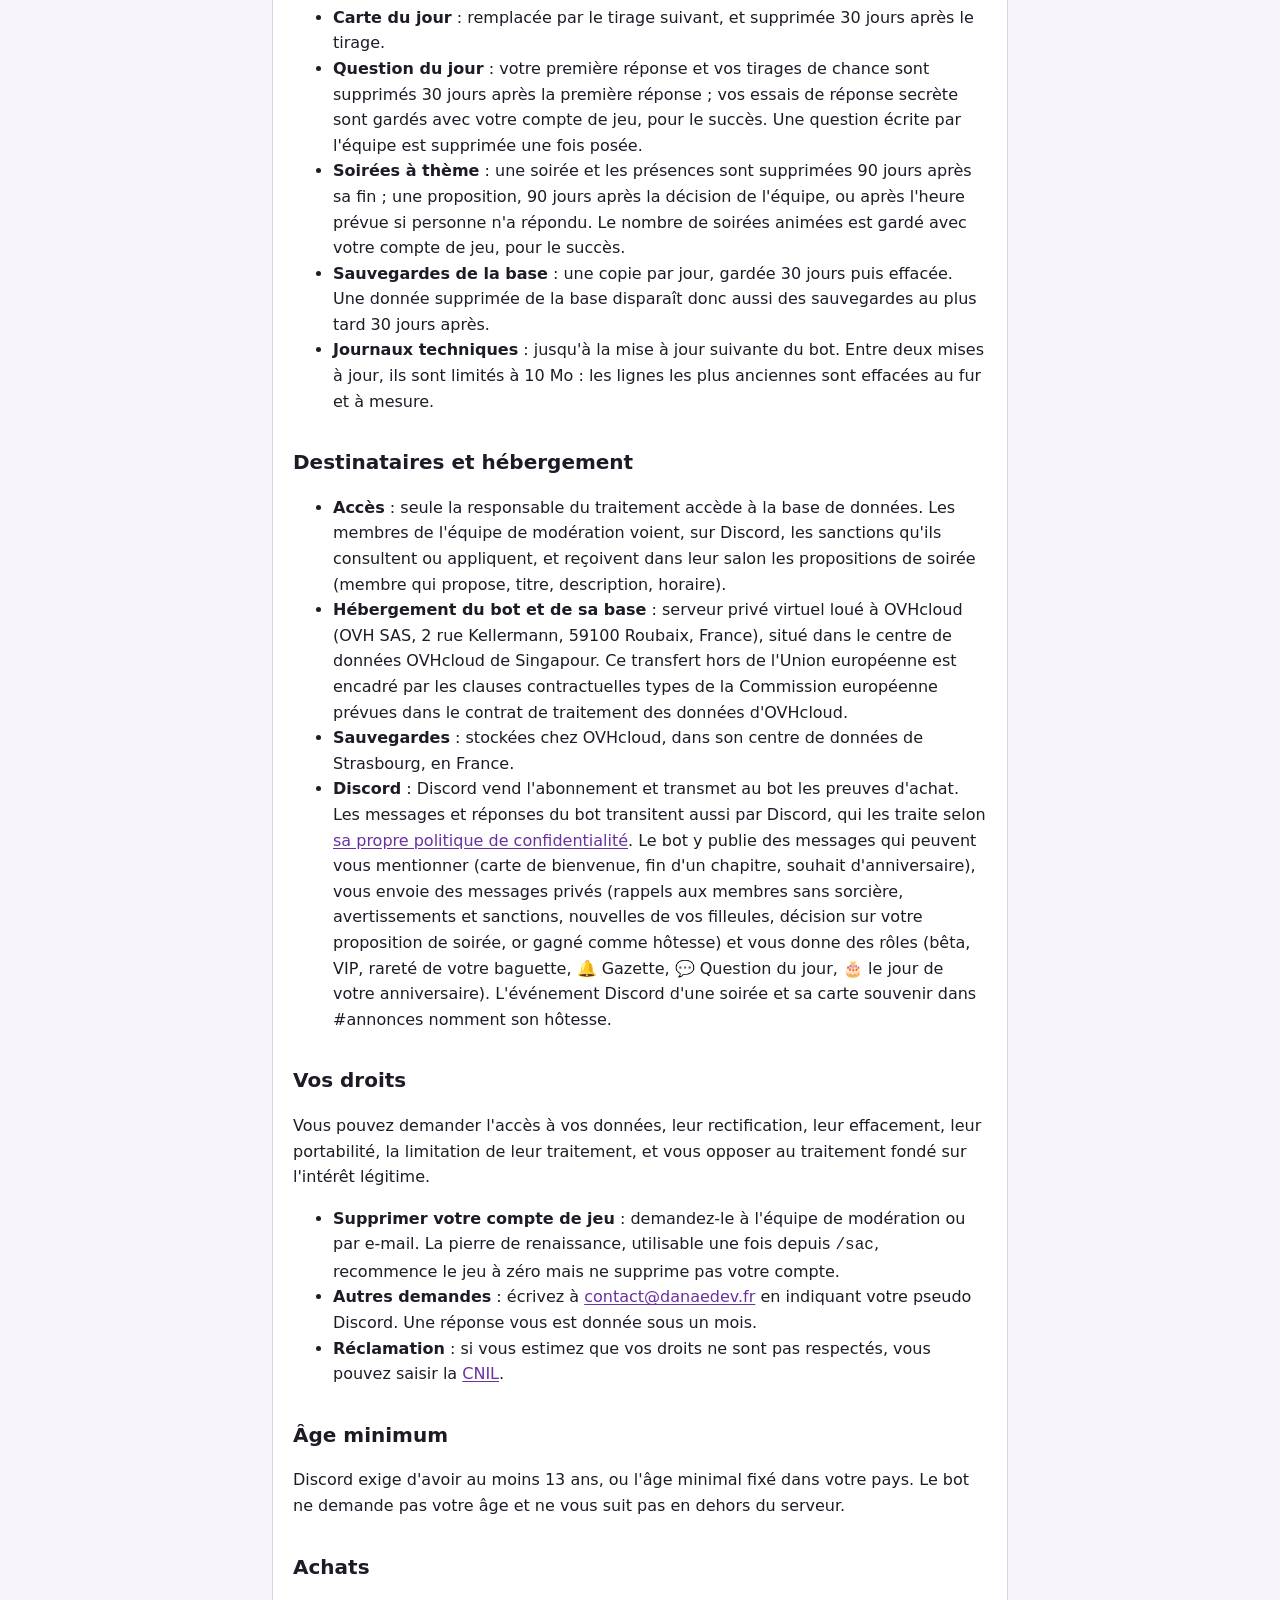
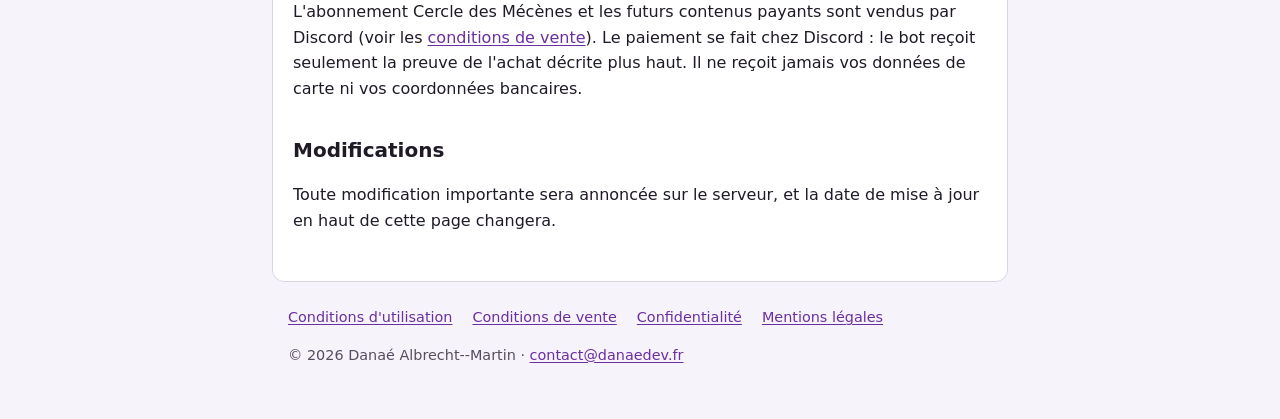
<file: SalemBot/confidentialite.html>
<!doctype html>
<html lang="fr">
<head>
  <meta charset="utf-8">
  <meta name="viewport" content="width=device-width, initial-scale=1">
  <title>Politique de confidentialité · Salem</title>
  <meta name="description" content="Données personnelles traitées par Salem, le bot Discord de L'antre de Salem : ce qui est stocké, pourquoi, combien de temps et comment exercer vos droits.">
  <link rel="canonical" href="https://dalbrechtmartin.github.io/SalemBot/confidentialite.html">
  <link rel="alternate" hreflang="fr" href="https://dalbrechtmartin.github.io/SalemBot/confidentialite.html">
  <link rel="alternate" hreflang="en" href="https://dalbrechtmartin.github.io/SalemBot/en/privacy.html">
  <link rel="alternate" hreflang="x-default" href="https://dalbrechtmartin.github.io/SalemBot/confidentialite.html">
  <link rel="icon" href="favicon.png" type="image/png">
  <link rel="apple-touch-icon" href="apple-touch-icon.png">
  <link rel="stylesheet" href="style.css">
</head>
<body>
  <a class="skip-link" href="#contenu">Aller au contenu</a>
  <header>
    <a class="brand" href="./"><img src="salem.webp" alt="" width="40" height="40">Salem</a>
    <a href="en/privacy.html" hreflang="en" lang="en">English</a>
  </header>
  <main id="contenu">
    <h1>Politique de confidentialité</h1>
    <p class="updated">Dernière mise à jour : 10 novembre 2026</p>

    <p>Salem est un bot Discord de jeu de rôle réservé au serveur « L'antre de Salem ». Cette page explique quelles données personnelles il traite, pourquoi, combien de temps, et comment exercer vos droits, conformément au Règlement général sur la protection des données (RGPD) et à la loi Informatique et Libertés.</p>

    <h2>Responsable du traitement</h2>
    <p>Danaé Albrecht--Martin, joignable à <a href="mailto:contact@danaedev.fr">contact@danaedev.fr</a>.</p>

    <h2>Données stockées par le bot</h2>
    <p>Le bot ne crée un compte de jeu que lorsque vous utilisez l'une de ses commandes de jeu. Il stocke alors :</p>
    <div class="table-wrap" tabindex="0" role="region" aria-label="Données stockées">
      <table>
        <thead>
          <tr><th scope="col">Données</th><th scope="col">Finalité</th><th scope="col">Base légale</th></tr>
        </thead>
        <tbody>
          <tr>
            <td>Identifiant Discord (numéro de compte)</td>
            <td>Relier votre progression à votre compte Discord</td>
            <td>Exécution des conditions d'utilisation (art. 6.1.b)</td>
          </tr>
          <tr>
            <td>Niveau, expérience, or, rubans de sabbat, inventaire, succès et date de chacun, titre affiché, fond et cadre du portrait, dernier jour de la récompense quotidienne et série de jours, dates de création et de mise à jour du compte, date de votre dernière activité dans le jeu, date de création de votre première sorcière, date à laquelle vous avez reçu la pierre de renaissance, date à laquelle vous avez vu l'histoire de l'arrivée</td>
            <td>Faire fonctionner le jeu, et supprimer les comptes inactifs</td>
            <td>Exécution des conditions d'utilisation (art. 6.1.b)</td>
          </tr>
          <tr>
            <td>Quêtes du journal : avancement de chaque étape, étapes faites, dates de début et de fin, jour où le bot vous a signalé une découverte, date à laquelle il vous a annoncé la fin de la quête ; coffre de chaque chapitre terminé (date, niveau atteint, dates d'ouverture et de partage dans #discussion, message qui a annoncé la fin du chapitre) ; récompenses de quête qui attendent une prochaine version (récompense, date)</td>
            <td>Suivre votre progression, et ne donner chaque récompense et chaque annonce qu'une fois</td>
            <td>Exécution des conditions d'utilisation (art. 6.1.b)</td>
          </tr>
          <tr>
            <td>Rubans gagnés pendant un sabbat : sabbat, origine (récompense quotidienne, accueil, quête, soirée), nombre, jour et heure</td>
            <td>Limiter les rubans que rapportent les accueils chaque jour</td>
            <td>Intérêt légitime : l'équité du jeu (art. 6.1.f)</td>
          </tr>
          <tr>
            <td>Apparence de votre sorcière (coiffure, couleurs, peau, yeux, tenue, chapeau)</td>
            <td>Afficher votre personnage et votre profil</td>
            <td>Exécution des conditions d'utilisation (art. 6.1.b)</td>
          </tr>
          <tr>
            <td>Baguettes et objets (caractéristiques, tirage du cœur, signature publique, propriétaire, personne pour qui la baguette a été créée), réponses au quiz de la baguette et date du quiz</td>
            <td>Créer votre baguette et suivre à qui appartient chaque objet</td>
            <td>Exécution des conditions d'utilisation (art. 6.1.b)</td>
          </tr>
          <tr>
            <td>Dossier de modération : avertissements et sanctions (type, motif, durée, date, identifiants du membre et de la personne qui modère)</td>
            <td>Faire respecter le règlement du serveur et garder l'historique des sanctions</td>
            <td>Intérêt légitime : la sécurité de la communauté (art. 6.1.f)</td>
          </tr>
          <tr>
            <td>Preuves d'achat : identifiant de l'achat chez Discord, identifiant Discord, article ou abonnement acheté, dates de début et de fin, date d'un éventuel remboursement ou annulation, indication que le rôle VIP a été donné par l'abonnement, date de mise à jour</td>
            <td>Donner les avantages achetés</td>
            <td>Exécution du contrat (art. 6.1.b)</td>
          </tr>
          <tr>
            <td>Les mêmes preuves d'achat, après la fin de l'abonnement</td>
            <td>Pouvoir répondre à une éventuelle contestation</td>
            <td>Intérêt légitime : la défense de nos droits (art. 6.1.f)</td>
          </tr>
          <tr>
            <td>Accueil des nouveaux, même sans compte de jeu : identifiant Discord de la personne accueillie, date de sa carte de bienvenue et indication que son compte Discord était trop récent pour que son accueil rapporte de l'or, identifiants des membres qui l'ont accueillie, date et or gagné</td>
            <td>Accueillir chaque nouveau une seule fois, et ne payer qu'une fois chaque accueil</td>
            <td>Intérêt légitime : l'accueil des membres et l'équité du jeu (art. 6.1.f)</td>
          </tr>
          <tr>
            <td>Parrainage, même sans compte de jeu : identifiant Discord et date de première arrivée sur le serveur, indication que vous aviez déjà un compte de jeu à cette arrivée, identifiants de la marraine et de la filleule, façon dont le lien a été fait (lien d'invitation ou choix dans le jeu), date du lien, date d'un départ du serveur, or gagné à chaque étape ; pour une marraine, le code de son lien d'invitation et le palier atteint</td>
            <td>Reconnaître qui a invité une nouvelle venue, donner l'or et les paliers une seule fois, et éviter les abus (comptes neufs, retours d'anciennes membres)</td>
            <td>Intérêt légitime : faire venir de nouvelles membres et l'équité du jeu (art. 6.1.f)</td>
          </tr>
          <tr>
            <td>Choix des rôles 🔔 Gazette et 💬 Question du jour, même sans compte de jeu : identifiant Discord, date du choix, date d'un départ du serveur</td>
            <td>Vous mentionner dans la gazette ou sur la question du jour, et vous redonner ces rôles si vous revenez sur le serveur</td>
            <td>Exécution des conditions d'utilisation (art. 6.1.b)</td>
          </tr>
          <tr>
            <td>Membres sans sorcière : identifiant Discord, jour de début de votre semaine (votre arrivée sur le serveur), dernier rappel envoyé et son jour</td>
            <td>Vous rappeler en message privé, les jours 1, 3 et 6, de créer votre sorcière, puis vous retirer du serveur le 7e jour si vous ne l'avez pas fait ; l'équipe, les VIP et les boosters ne sont pas concernés</td>
            <td>Intérêt légitime : un serveur sans comptes fantômes (art. 6.1.f)</td>
          </tr>
          <tr>
            <td>Messages privés, même sans compte de jeu : identifiant Discord, date depuis laquelle les messages privés du bot ne vous parviennent plus, indication que le bouton pour l'autoriser à vous écrire reste à vous montrer, date de mise à jour</td>
            <td>Vous montrer une fois, à votre commande suivante, le bouton qui permet au bot de vous écrire en privé</td>
            <td>Intérêt légitime : vous transmettre les messages du bot (rappels, sanctions, parrainage) (art. 6.1.f)</td>
          </tr>
          <tr>
            <td>Anniversaire, même sans compte de jeu : jour et mois, jamais l'année ; indication qu'il s'agit du jour de création de votre sorcière plutôt que du vôtre ; date à laquelle vous l'avez noté</td>
            <td>Vous souhaiter votre anniversaire dans #discussion, vous donner le rôle 🎂 pour la journée, et afficher votre signe astrologique sur votre profil</td>
            <td>Exécution des conditions d'utilisation (art. 6.1.b)</td>
          </tr>
          <tr>
            <td>Après le retrait de votre anniversaire : la date à laquelle vous l'aviez noté</td>
            <td>Ne permettre de noter une date qu'une fois tous les 365 jours, même après un retrait</td>
            <td>Intérêt légitime : éviter les abus (art. 6.1.f)</td>
          </tr>
          <tr>
            <td>Carte du jour : la dernière carte tirée avec <code>/tirage</code> et le jour du tirage</td>
            <td>Ne tirer qu'une carte par jour</td>
            <td>Exécution des conditions d'utilisation (art. 6.1.b)</td>
          </tr>
          <tr>
            <td>Question du jour : pour chaque question à laquelle vous avez répondu dans son fil, date de votre première réponse, nombre de tirages de chance et date du dernier</td>
            <td>Payer une seule fois votre première réponse, et limiter les tirages de chance</td>
            <td>Intérêt légitime : l'équité des récompenses (art. 6.1.f)</td>
          </tr>
          <tr>
            <td>Réponse secrète d'une question du jour : nombre d'essais et date à laquelle vous l'avez trouvée</td>
            <td>Limiter les essais à 3 par question, et compter les réponses secrètes trouvées (succès à la dixième)</td>
            <td>Exécution des conditions d'utilisation (art. 6.1.b)</td>
          </tr>
          <tr>
            <td>Question écrite par l'équipe pour un jour : texte, identifiant Discord de la personne qui l'a écrite, date</td>
            <td>La poser ce jour-là à la place d'une question de la bibliothèque</td>
            <td>Intérêt légitime : l'animation du serveur (art. 6.1.f)</td>
          </tr>
          <tr>
            <td>Soirées à thème : thème, titre, jour, heures de début et de fin, salon vocal, événement Discord, identifiant Discord de l'hôtesse</td>
            <td>Organiser et annoncer la soirée, puis payer l'hôtesse</td>
            <td>Exécution des conditions d'utilisation (art. 6.1.b)</td>
          </tr>
          <tr>
            <td>Propositions de soirée : identifiant Discord de la membre qui propose, thème, titre et description, heure de début, durée, salon, date de la proposition, décision de l'équipe, sa date et l'identifiant Discord de la personne qui l'a prise</td>
            <td>Transmettre la proposition à l'équipe de modération et garder sa décision ; une seule proposition en attente à la fois, et une tous les 7 jours</td>
            <td>Intérêt légitime : l'organisation des soirées et la limite contre le spam (art. 6.1.f)</td>
          </tr>
          <tr>
            <td>Présence aux soirées, même sans compte de jeu : minutes passées dans le salon vocal de la soirée, moment où vous avez atteint le quart d'heure qui rapporte</td>
            <td>Payer une seule fois votre présence, et payer l'hôtesse quand au moins 3 autres membres sont restées un quart d'heure</td>
            <td>Intérêt légitime : l'équité des récompenses (art. 6.1.f)</td>
          </tr>
          <tr>
            <td>Nombre de soirées que vous avez animées avec assez d'invitées</td>
            <td>Compter vos soirées animées (succès à la troisième)</td>
            <td>Exécution des conditions d'utilisation (art. 6.1.b)</td>
          </tr>
        </tbody>
      </table>
    </div>

    <h2>Données utilisées sans être stockées</h2>
    <ul>
      <li>Votre pseudo et votre avatar Discord, lus au moment d'une commande pour afficher votre profil.</li>
      <li>Vos rôles sur le serveur, pour vérifier vos droits (membre, bêta, VIP, booster, modération).</li>
      <li>Vos arrivées et départs du serveur, votre date d'arrivée et la date de création de votre compte Discord : pour accueillir les nouveaux, reconnaître le parrainage, ne pas récompenser les comptes trop récents, réserver les propositions de soirée aux comptes Discord de plus de 30 jours et compter la semaine des membres sans sorcière.</li>
      <li>Le nombre d'utilisations de chaque lien d'invitation du serveur, gardé en mémoire pour savoir par quel lien une nouvelle venue est arrivée.</li>
      <li>L'heure et l'identifiant de vos derniers messages, gardés en mémoire quelques secondes pour détecter le flood. Le bot ne lit pas le contenu de vos messages.</li>
      <li>Quand vous écrivez dans #discussion ou l'un de ses fils, le bot voit que vous avez écrit, pas ce que vous avez écrit : il le compte au plus une fois toutes les 10 minutes pour les étapes de quête qui le demandent. Dans le fil de la question du jour, il voit de même qu'une membre y a écrit, pas ce qu'elle a écrit, pour payer sa première réponse et ses tirages de chance. Quand une personne sans le rôle bêta écrit dans le salon du jeu, il lui rappelle de s'inscrire.</li>
      <li>La réponse que vous tapez pour deviner la réponse secrète d'une question du jour : comparée à celle du bot, puis oubliée. Elle n'est ni stockée ni écrite dans les journaux techniques ; seul le nombre d'essais est gardé.</li>
      <li>Votre signe astrologique, calculé à partir du jour et du mois de votre anniversaire au moment d'afficher votre profil, jamais stocké.</li>
      <li>Pendant une soirée à thème, et seulement pendant celle-ci, la liste des membres présentes dans le salon vocal de la soirée, relevée toutes les 5 minutes pour compter leurs minutes. Le bot ne regarde pas les autres salons vocaux, ne rejoint jamais un salon vocal et n'entend rien de ce qui s'y dit.</li>
      <li>Les journaux techniques du serveur, qui peuvent contenir votre identifiant Discord et le nom d'une commande utilisée : ils servent à corriger les erreurs et sont effacés à chaque mise à jour du bot.</li>
    </ul>
    <p>Le bot ne dépose aucun cookie, ne fait aucune publicité et ne vend ni ne cède vos données.</p>

    <h2>Durées de conservation</h2>
    <ul>
      <li><strong>Compte de jeu</strong> : tant que vous jouez ; supprimé sur demande, et au plus tard 3 ans après votre dernière activité dans le jeu. Vos baguettes, objets, succès, quêtes, coffres, récompenses en attente, rubans gagnés, réponses aux questions du jour, essais de réponse secrète et nombre de soirées animées sont supprimés avec lui.</li>
      <li><strong>Preuves d'achat</strong> : tant que l'abonnement est actif, puis 3 ans après sa fin, pour pouvoir répondre à une éventuelle contestation. Elles sont gardées même si votre compte de jeu est supprimé, sur demande ou par la suppression automatique des comptes inactifs.</li>
      <li><strong>Avertissements et sanctions</strong> : 2 ans après leur date, puis supprimés. Ils sont gardés même si vous supprimez votre compte de jeu ou quittez le serveur, pour que le règlement reste applicable pendant cette durée.</li>
      <li><strong>Parrainage</strong> : 3 ans après l'arrivée sur le serveur, puis supprimé. Il est gardé si vous quittez le serveur, pour qu'une ancienne membre qui revient ne devienne pas filleule ; le lien d'invitation et le palier d'une marraine sont supprimés avec son compte de jeu.</li>
      <li><strong>Accueil des nouveaux</strong> : 3 ans après la carte de bienvenue, puis supprimé. Il est gardé même si vous supprimez votre compte de jeu ou quittez le serveur, pour qu'un départ suivi d'un retour ne redonne pas d'or.</li>
      <li><strong>Choix des rôles 🔔 Gazette et 💬 Question du jour</strong> : tant que vous gardez le rôle ; supprimé dès que vous le retirez. Si vous quittez le serveur, il est gardé pour vous redonner le rôle à votre retour, puis supprimé 3 ans après votre départ.</li>
      <li><strong>Membres sans sorcière</strong> : supprimé dès que vous quittez le serveur, et au contrôle quotidien suivant quand vous créez votre sorcière ou n'êtes plus concernée.</li>
      <li><strong>Messages privés</strong> : supprimé quand vous quittez le serveur, et au plus tard 3 ans après le dernier message privé que le bot a essayé de vous envoyer.</li>
      <li><strong>Anniversaire</strong> : jusqu'à ce que vous le retiriez ou quittiez le serveur. Après un retrait, seule la date à laquelle vous l'aviez noté reste, pour la règle d'une date tous les 365 jours ; elle est remplacée par votre date suivante, et supprimée quand vous quittez le serveur. L'anniversaire n'est pas lié au compte de jeu : il reste si celui-ci est supprimé.</li>
      <li><strong>Carte du jour</strong> : remplacée par le tirage suivant, et supprimée 30 jours après le tirage.</li>
      <li><strong>Question du jour</strong> : votre première réponse et vos tirages de chance sont supprimés 30 jours après la première réponse ; vos essais de réponse secrète sont gardés avec votre compte de jeu, pour le succès. Une question écrite par l'équipe est supprimée une fois posée.</li>
      <li><strong>Soirées à thème</strong> : une soirée et les présences sont supprimées 90 jours après sa fin ; une proposition, 90 jours après la décision de l'équipe, ou après l'heure prévue si personne n'a répondu. Le nombre de soirées animées est gardé avec votre compte de jeu, pour le succès.</li>
      <li><strong>Sauvegardes de la base</strong> : une copie par jour, gardée 30 jours puis effacée. Une donnée supprimée de la base disparaît donc aussi des sauvegardes au plus tard 30 jours après.</li>
      <li><strong>Journaux techniques</strong> : jusqu'à la mise à jour suivante du bot. Entre deux mises à jour, ils sont limités à 10 Mo : les lignes les plus anciennes sont effacées au fur et à mesure.</li>
    </ul>

    <h2>Destinataires et hébergement</h2>
    <ul>
      <li><strong>Accès</strong> : seule la responsable du traitement accède à la base de données. Les membres de l'équipe de modération voient, sur Discord, les sanctions qu'ils consultent ou appliquent, et reçoivent dans leur salon les propositions de soirée (membre qui propose, titre, description, horaire).</li>
      <li><strong>Hébergement du bot et de sa base</strong> : serveur privé virtuel loué à OVHcloud (OVH SAS, 2 rue Kellermann, 59100 Roubaix, France), situé dans le centre de données OVHcloud de Singapour. Ce transfert hors de l'Union européenne est encadré par les clauses contractuelles types de la Commission européenne prévues dans le contrat de traitement des données d'OVHcloud.</li>
      <li><strong>Sauvegardes</strong> : stockées chez OVHcloud, dans son centre de données de Strasbourg, en France.</li>
      <li><strong>Discord</strong> : Discord vend l'abonnement et transmet au bot les preuves d'achat. Les messages et réponses du bot transitent aussi par Discord, qui les traite selon <a href="https://discord.com/privacy">sa propre politique de confidentialité</a>. Le bot y publie des messages qui peuvent vous mentionner (carte de bienvenue, fin d'un chapitre, souhait d'anniversaire), vous envoie des messages privés (rappels aux membres sans sorcière, avertissements et sanctions, nouvelles de vos filleules, décision sur votre proposition de soirée, or gagné comme hôtesse) et vous donne des rôles (bêta, VIP, rareté de votre baguette, 🔔 Gazette, 💬 Question du jour, 🎂 le jour de votre anniversaire). L'événement Discord d'une soirée et sa carte souvenir dans #annonces nomment son hôtesse.</li>
    </ul>

    <h2>Vos droits</h2>
    <p>Vous pouvez demander l'accès à vos données, leur rectification, leur effacement, leur portabilité, la limitation de leur traitement, et vous opposer au traitement fondé sur l'intérêt légitime.</p>
    <ul>
      <li><strong>Supprimer votre compte de jeu</strong> : demandez-le à l'équipe de modération ou par e-mail. La pierre de renaissance, utilisable une fois depuis <code>/sac</code>, recommence le jeu à zéro mais ne supprime pas votre compte.</li>
      <li><strong>Autres demandes</strong> : écrivez à <a href="mailto:contact@danaedev.fr">contact@danaedev.fr</a> en indiquant votre pseudo Discord. Une réponse vous est donnée sous un mois.</li>
      <li><strong>Réclamation</strong> : si vous estimez que vos droits ne sont pas respectés, vous pouvez saisir la <a href="https://www.cnil.fr/fr/plaintes">CNIL</a>.</li>
    </ul>

    <h2>Âge minimum</h2>
    <p>Discord exige d'avoir au moins 13 ans, ou l'âge minimal fixé dans votre pays. Le bot ne demande pas votre âge et ne vous suit pas en dehors du serveur.</p>

    <h2>Achats</h2>
    <p>L'abonnement Cercle des Mécènes et les futurs contenus payants sont vendus par Discord (voir les <a href="conditions-vente.html">conditions de vente</a>). Le paiement se fait chez Discord : le bot reçoit seulement la preuve de l'achat décrite plus haut. Il ne reçoit jamais vos données de carte ni vos coordonnées bancaires.</p>

    <h2>Modifications</h2>
    <p>Toute modification importante sera annoncée sur le serveur, et la date de mise à jour en haut de cette page changera.</p>
  </main>
  <footer>
    <nav aria-label="Pages légales">
      <ul>
        <li><a href="cgu.html">Conditions d'utilisation</a></li>
        <li><a href="conditions-vente.html">Conditions de vente</a></li>
        <li><a href="confidentialite.html" aria-current="page">Confidentialité</a></li>
        <li><a href="mentions-legales.html">Mentions légales</a></li>
      </ul>
    </nav>
    <p>© 2026 Danaé Albrecht--Martin · <a href="mailto:contact@danaedev.fr">contact@danaedev.fr</a></p>
  </footer>
</body>
</html>
</file>
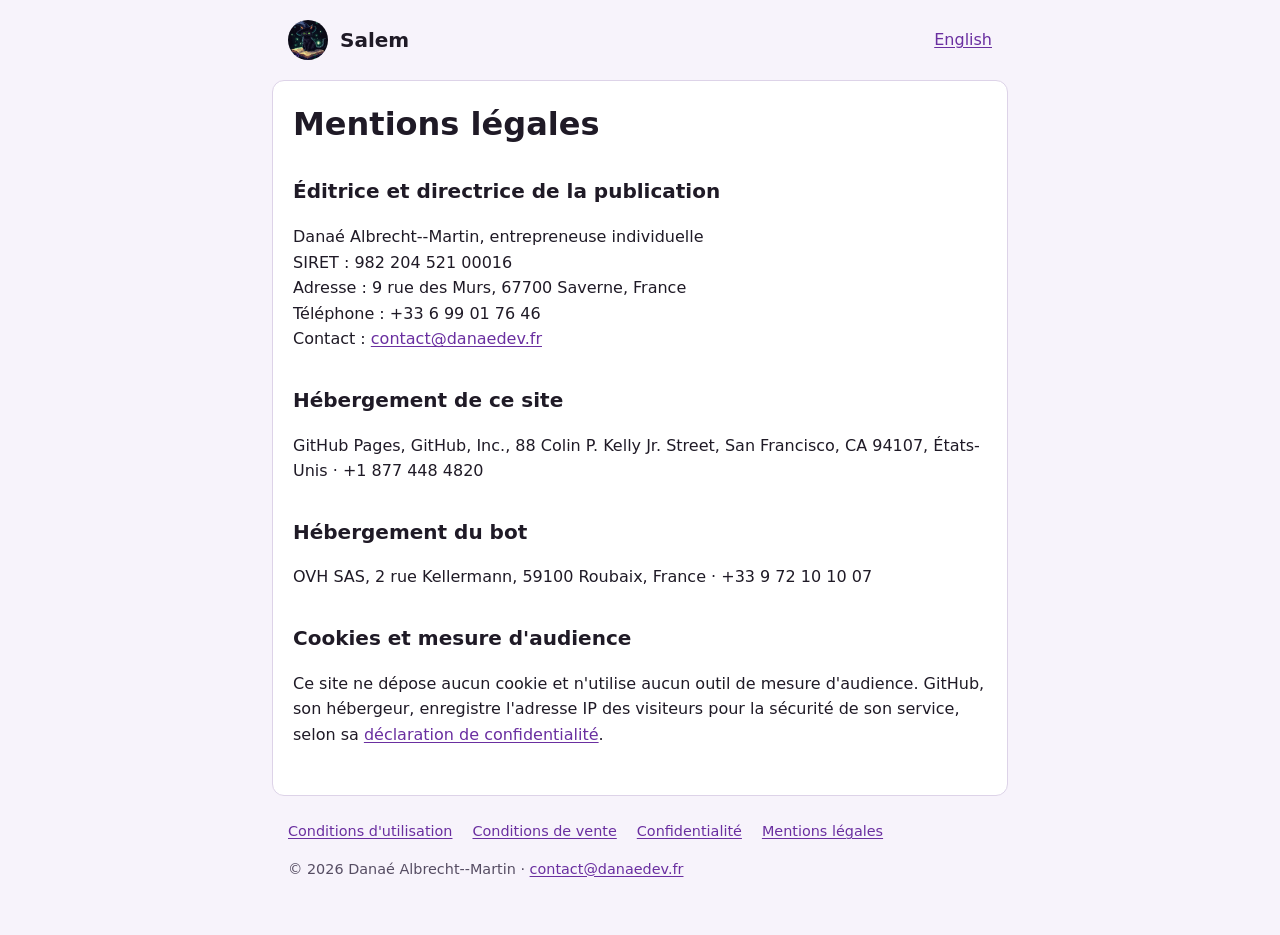
<file: SalemBot/mentions-legales.html>
<!doctype html>
<html lang="fr">
<head>
  <meta charset="utf-8">
  <meta name="viewport" content="width=device-width, initial-scale=1">
  <title>Mentions légales · Salem</title>
  <meta name="description" content="Mentions légales du site de Salem, le bot Discord de L'antre de Salem : éditrice, hébergeurs et contact.">
  <link rel="canonical" href="https://dalbrechtmartin.github.io/SalemBot/mentions-legales.html">
  <link rel="alternate" hreflang="fr" href="https://dalbrechtmartin.github.io/SalemBot/mentions-legales.html">
  <link rel="alternate" hreflang="en" href="https://dalbrechtmartin.github.io/SalemBot/en/legal-notice.html">
  <link rel="alternate" hreflang="x-default" href="https://dalbrechtmartin.github.io/SalemBot/mentions-legales.html">
  <link rel="icon" href="favicon.png" type="image/png">
  <link rel="apple-touch-icon" href="apple-touch-icon.png">
  <link rel="stylesheet" href="style.css">
</head>
<body>
  <a class="skip-link" href="#contenu">Aller au contenu</a>
  <header>
    <a class="brand" href="./"><img src="salem.webp" alt="" width="40" height="40">Salem</a>
    <a href="en/legal-notice.html" hreflang="en" lang="en">English</a>
  </header>
  <main id="contenu">
    <h1>Mentions légales</h1>

    <h2>Éditrice et directrice de la publication</h2>
    <p>Danaé Albrecht--Martin, entrepreneuse individuelle<br>
      SIRET : 982 204 521 00016<br>
      Adresse : 9 rue des Murs, 67700 Saverne, France<br>
      Téléphone : +33 6 99 01 76 46<br>
      Contact : <a href="mailto:contact@danaedev.fr">contact@danaedev.fr</a></p>

    <h2>Hébergement de ce site</h2>
    <p>GitHub Pages, GitHub, Inc., 88 Colin P. Kelly Jr. Street, San Francisco, CA 94107, États-Unis · +1 877 448 4820</p>

    <h2>Hébergement du bot</h2>
    <p>OVH SAS, 2 rue Kellermann, 59100 Roubaix, France · +33 9 72 10 10 07</p>

    <h2>Cookies et mesure d'audience</h2>
    <p>Ce site ne dépose aucun cookie et n'utilise aucun outil de mesure d'audience. GitHub, son hébergeur, enregistre l'adresse IP des visiteurs pour la sécurité de son service, selon sa <a href="https://docs.github.com/fr/site-policy/privacy-policies/github-general-privacy-statement">déclaration de confidentialité</a>.</p>
  </main>
  <footer>
    <nav aria-label="Pages légales">
      <ul>
        <li><a href="cgu.html">Conditions d'utilisation</a></li>
        <li><a href="conditions-vente.html">Conditions de vente</a></li>
        <li><a href="confidentialite.html">Confidentialité</a></li>
        <li><a href="mentions-legales.html" aria-current="page">Mentions légales</a></li>
      </ul>
    </nav>
    <p>© 2026 Danaé Albrecht--Martin · <a href="mailto:contact@danaedev.fr">contact@danaedev.fr</a></p>
  </footer>
</body>
</html>
</file>
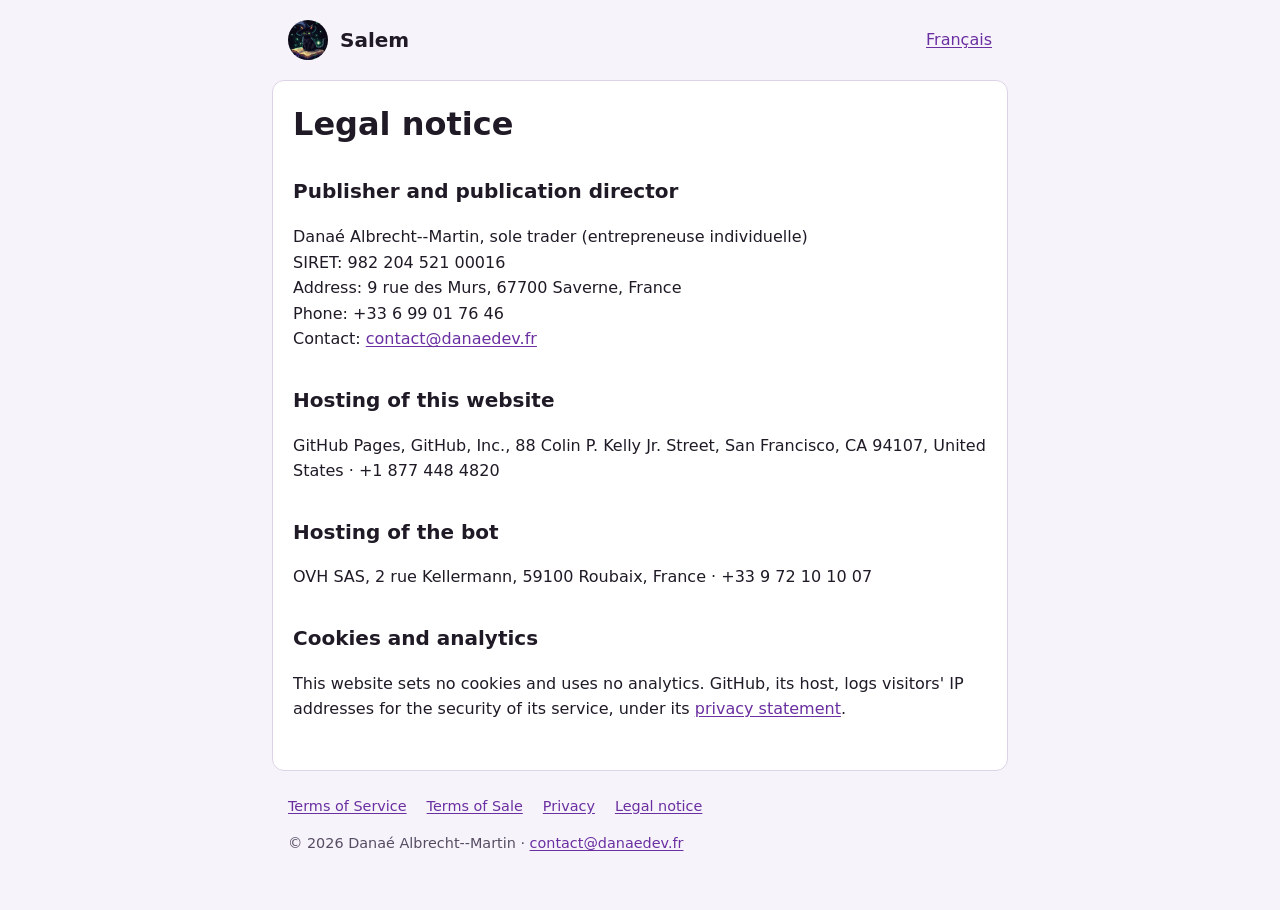
<file: SalemBot/en/legal-notice.html>
<!doctype html>
<html lang="en">
<head>
  <meta charset="utf-8">
  <meta name="viewport" content="width=device-width, initial-scale=1">
  <title>Legal notice · Salem</title>
  <meta name="description" content="Legal notice of the website of Salem, the Discord bot of L'antre de Salem: publisher, hosting providers and contact.">
  <link rel="canonical" href="https://dalbrechtmartin.github.io/SalemBot/en/legal-notice.html">
  <link rel="alternate" hreflang="fr" href="https://dalbrechtmartin.github.io/SalemBot/mentions-legales.html">
  <link rel="alternate" hreflang="en" href="https://dalbrechtmartin.github.io/SalemBot/en/legal-notice.html">
  <link rel="alternate" hreflang="x-default" href="https://dalbrechtmartin.github.io/SalemBot/mentions-legales.html">
  <link rel="icon" href="../favicon.png" type="image/png">
  <link rel="apple-touch-icon" href="../apple-touch-icon.png">
  <link rel="stylesheet" href="../style.css">
</head>
<body>
  <a class="skip-link" href="#content">Skip to content</a>
  <header>
    <a class="brand" href="./"><img src="../salem.webp" alt="" width="40" height="40">Salem</a>
    <a href="../mentions-legales.html" hreflang="fr" lang="fr">Français</a>
  </header>
  <main id="content">
    <h1>Legal notice</h1>

    <h2>Publisher and publication director</h2>
    <p>Danaé Albrecht--Martin, sole trader (entrepreneuse individuelle)<br>
      SIRET: 982 204 521 00016<br>
      Address: 9 rue des Murs, 67700 Saverne, France<br>
      Phone: +33 6 99 01 76 46<br>
      Contact: <a href="mailto:contact@danaedev.fr">contact@danaedev.fr</a></p>

    <h2>Hosting of this website</h2>
    <p>GitHub Pages, GitHub, Inc., 88 Colin P. Kelly Jr. Street, San Francisco, CA 94107, United States · +1 877 448 4820</p>

    <h2>Hosting of the bot</h2>
    <p>OVH SAS, 2 rue Kellermann, 59100 Roubaix, France · +33 9 72 10 10 07</p>

    <h2>Cookies and analytics</h2>
    <p>This website sets no cookies and uses no analytics. GitHub, its host, logs visitors' IP addresses for the security of its service, under its <a href="https://docs.github.com/en/site-policy/privacy-policies/github-general-privacy-statement">privacy statement</a>.</p>
  </main>
  <footer>
    <nav aria-label="Legal pages">
      <ul>
        <li><a href="terms.html">Terms of Service</a></li>
        <li><a href="sales-terms.html">Terms of Sale</a></li>
        <li><a href="privacy.html">Privacy</a></li>
        <li><a href="legal-notice.html" aria-current="page">Legal notice</a></li>
      </ul>
    </nav>
    <p>© 2026 Danaé Albrecht--Martin · <a href="mailto:contact@danaedev.fr">contact@danaedev.fr</a></p>
  </footer>
</body>
</html>
</file>
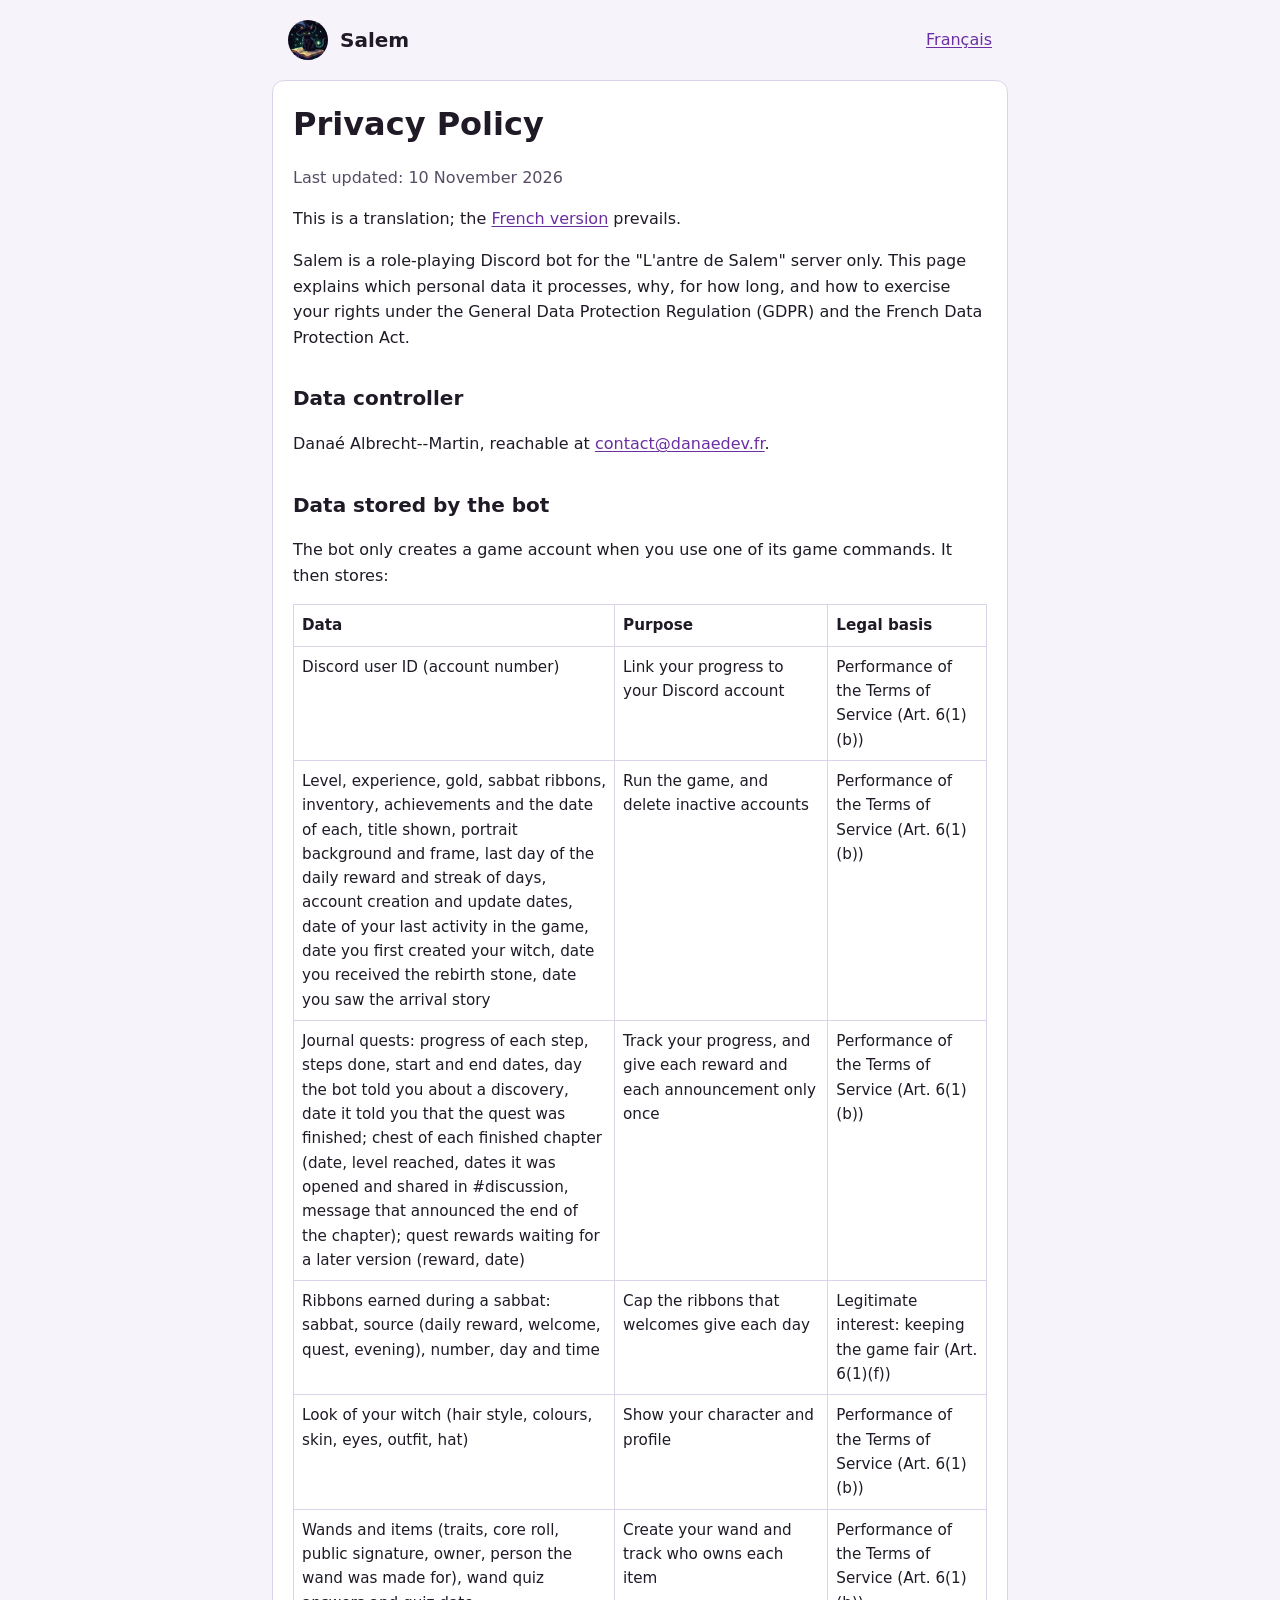
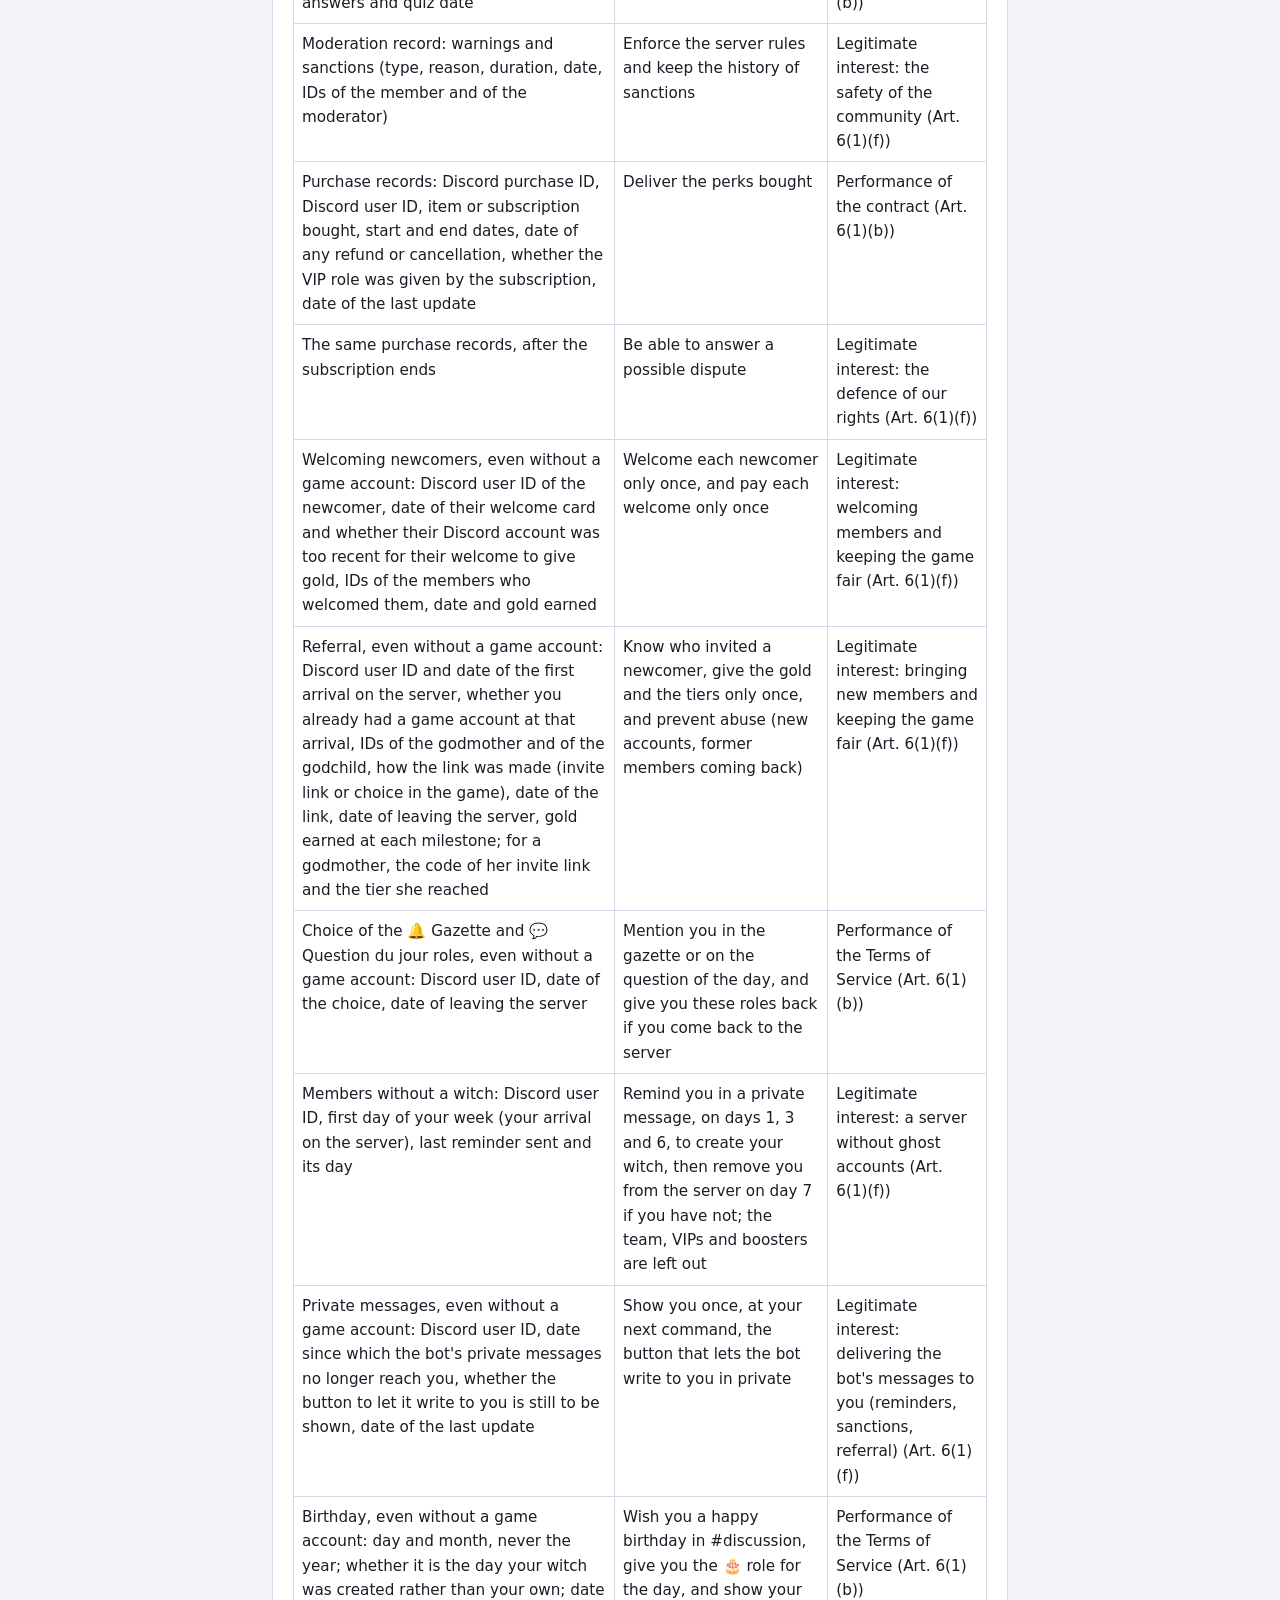
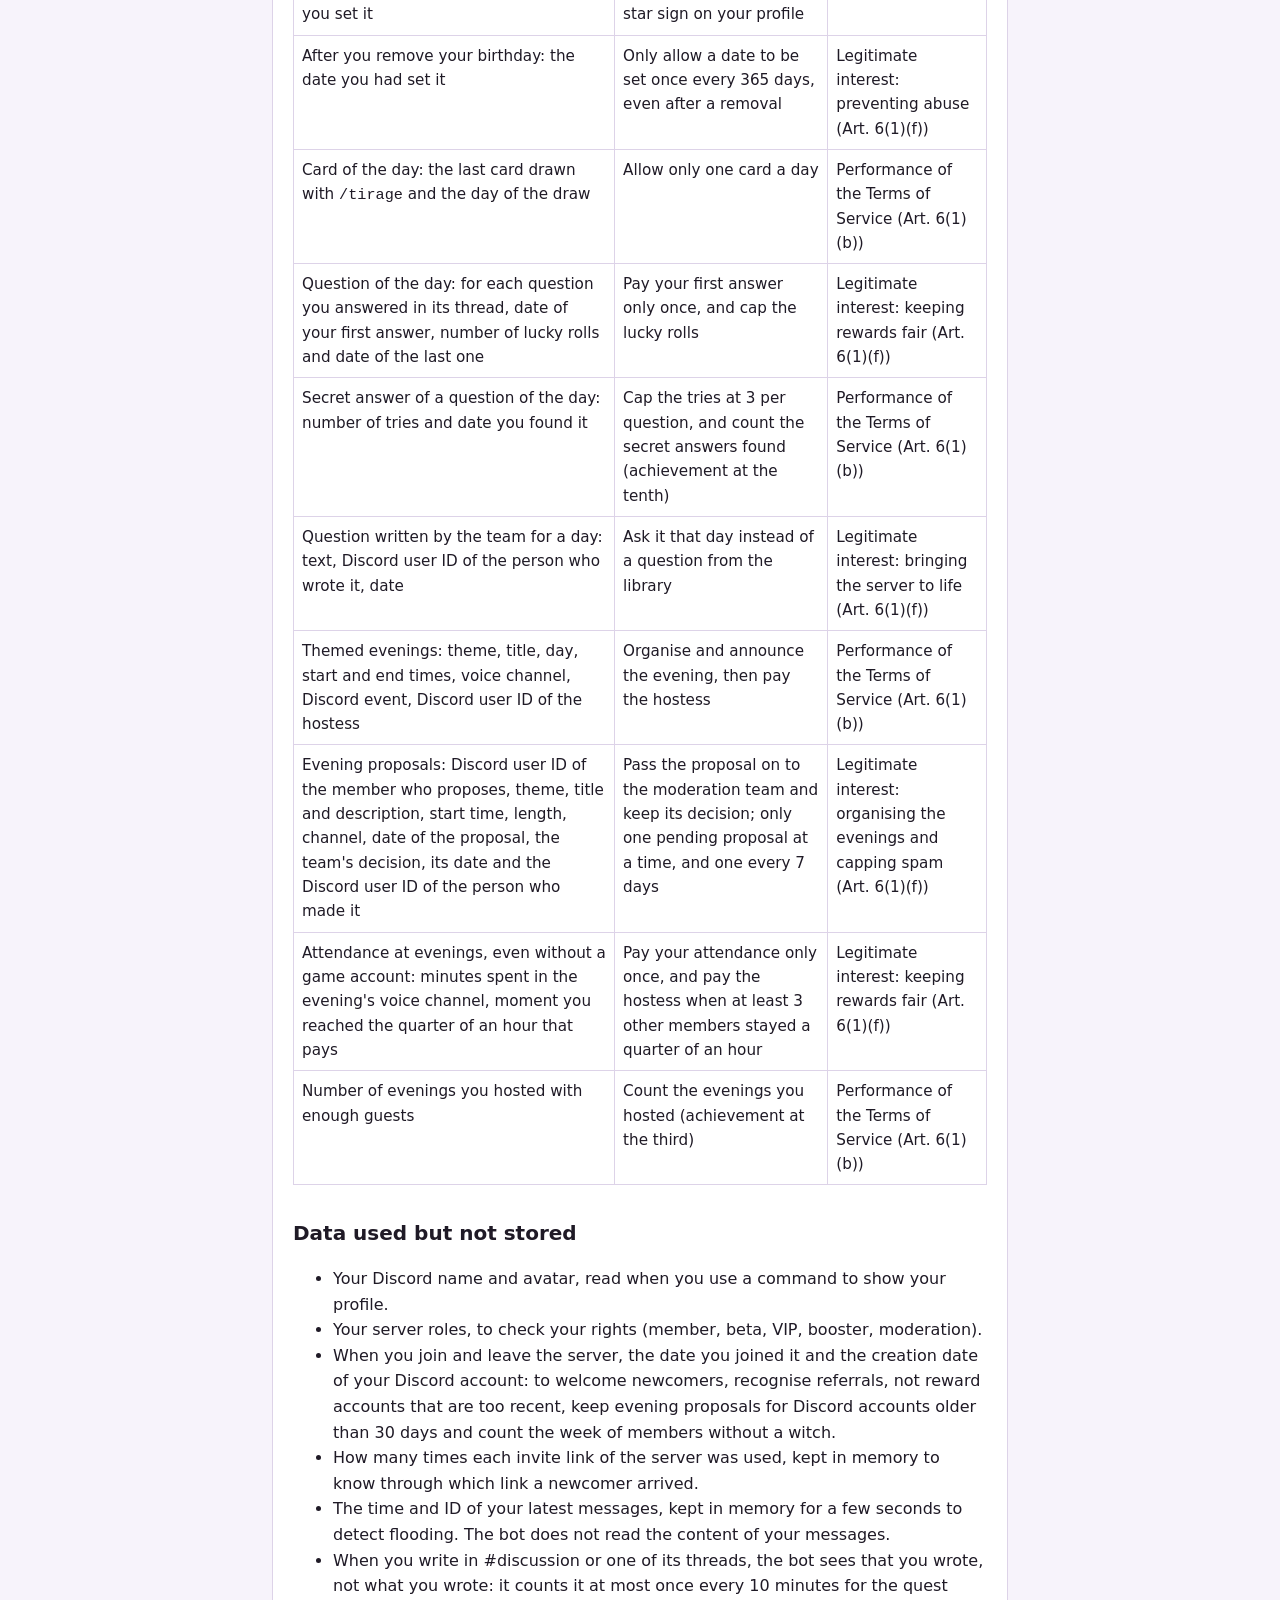
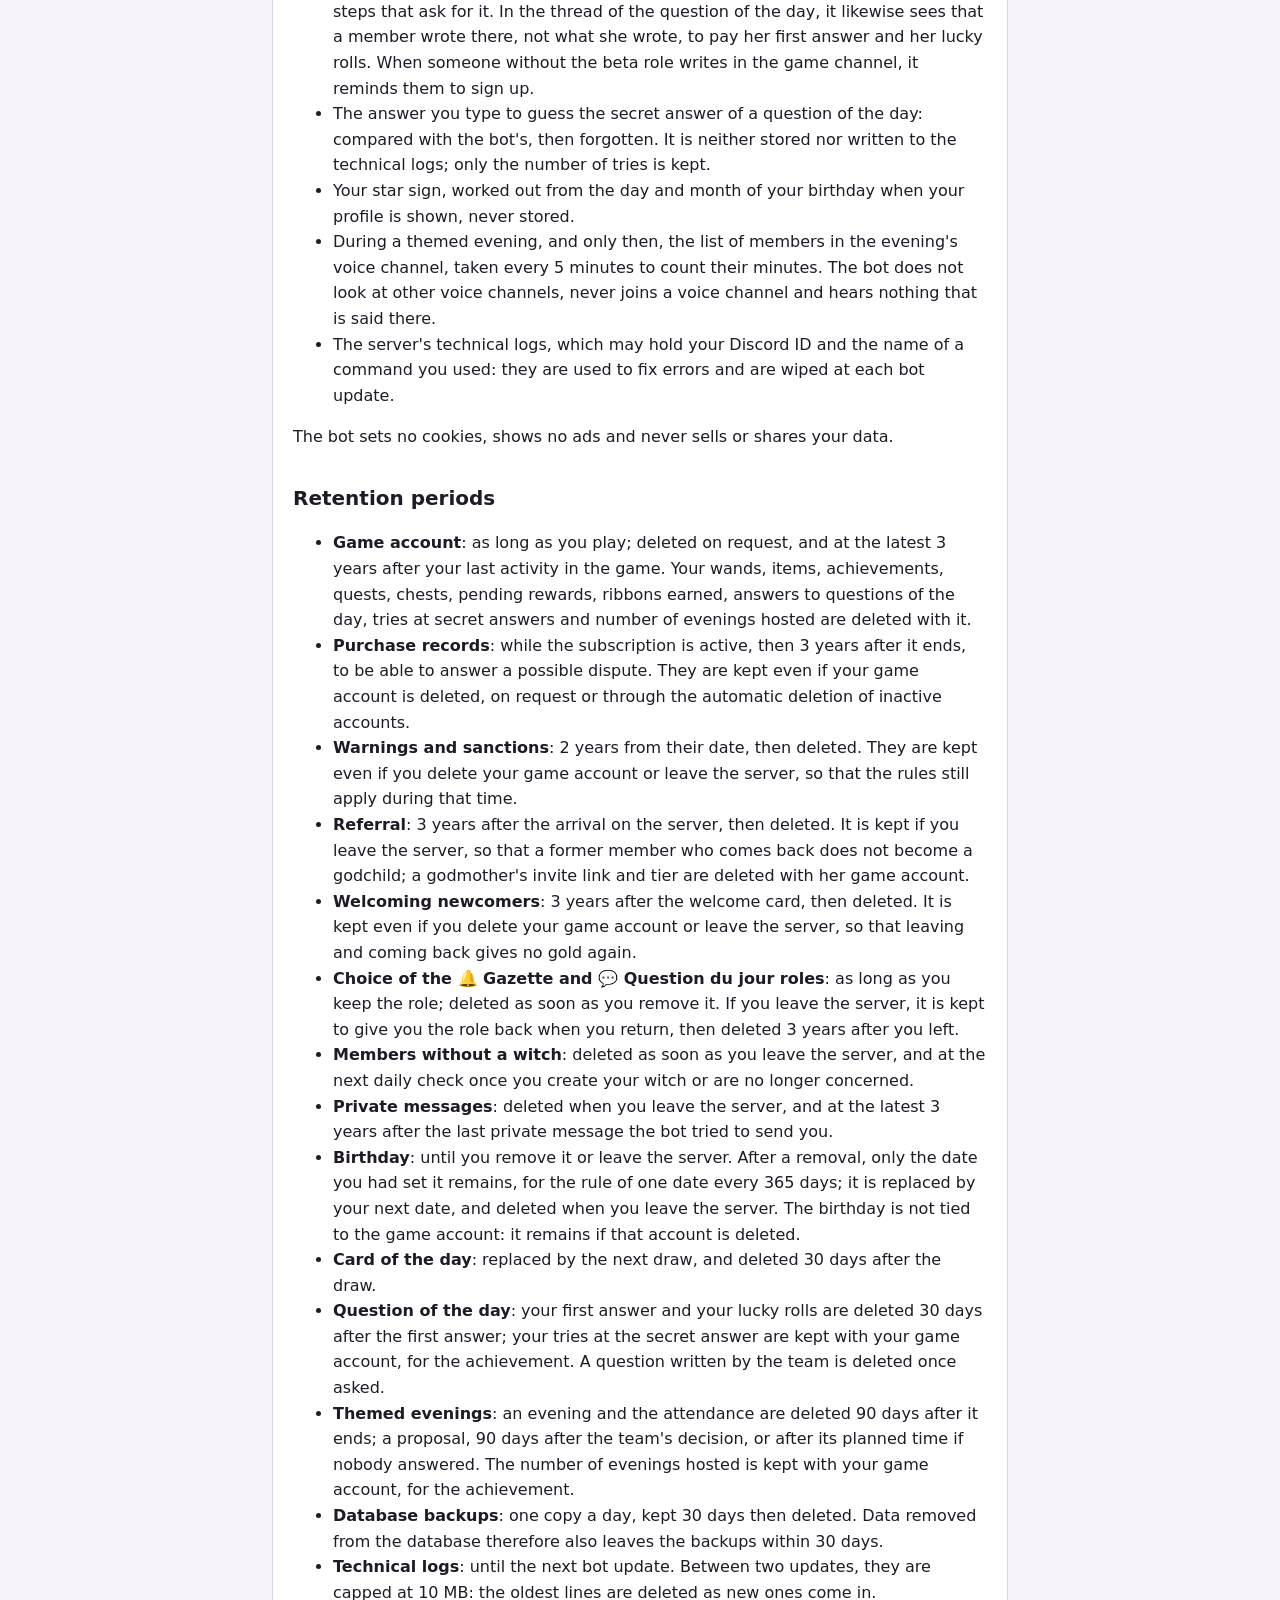
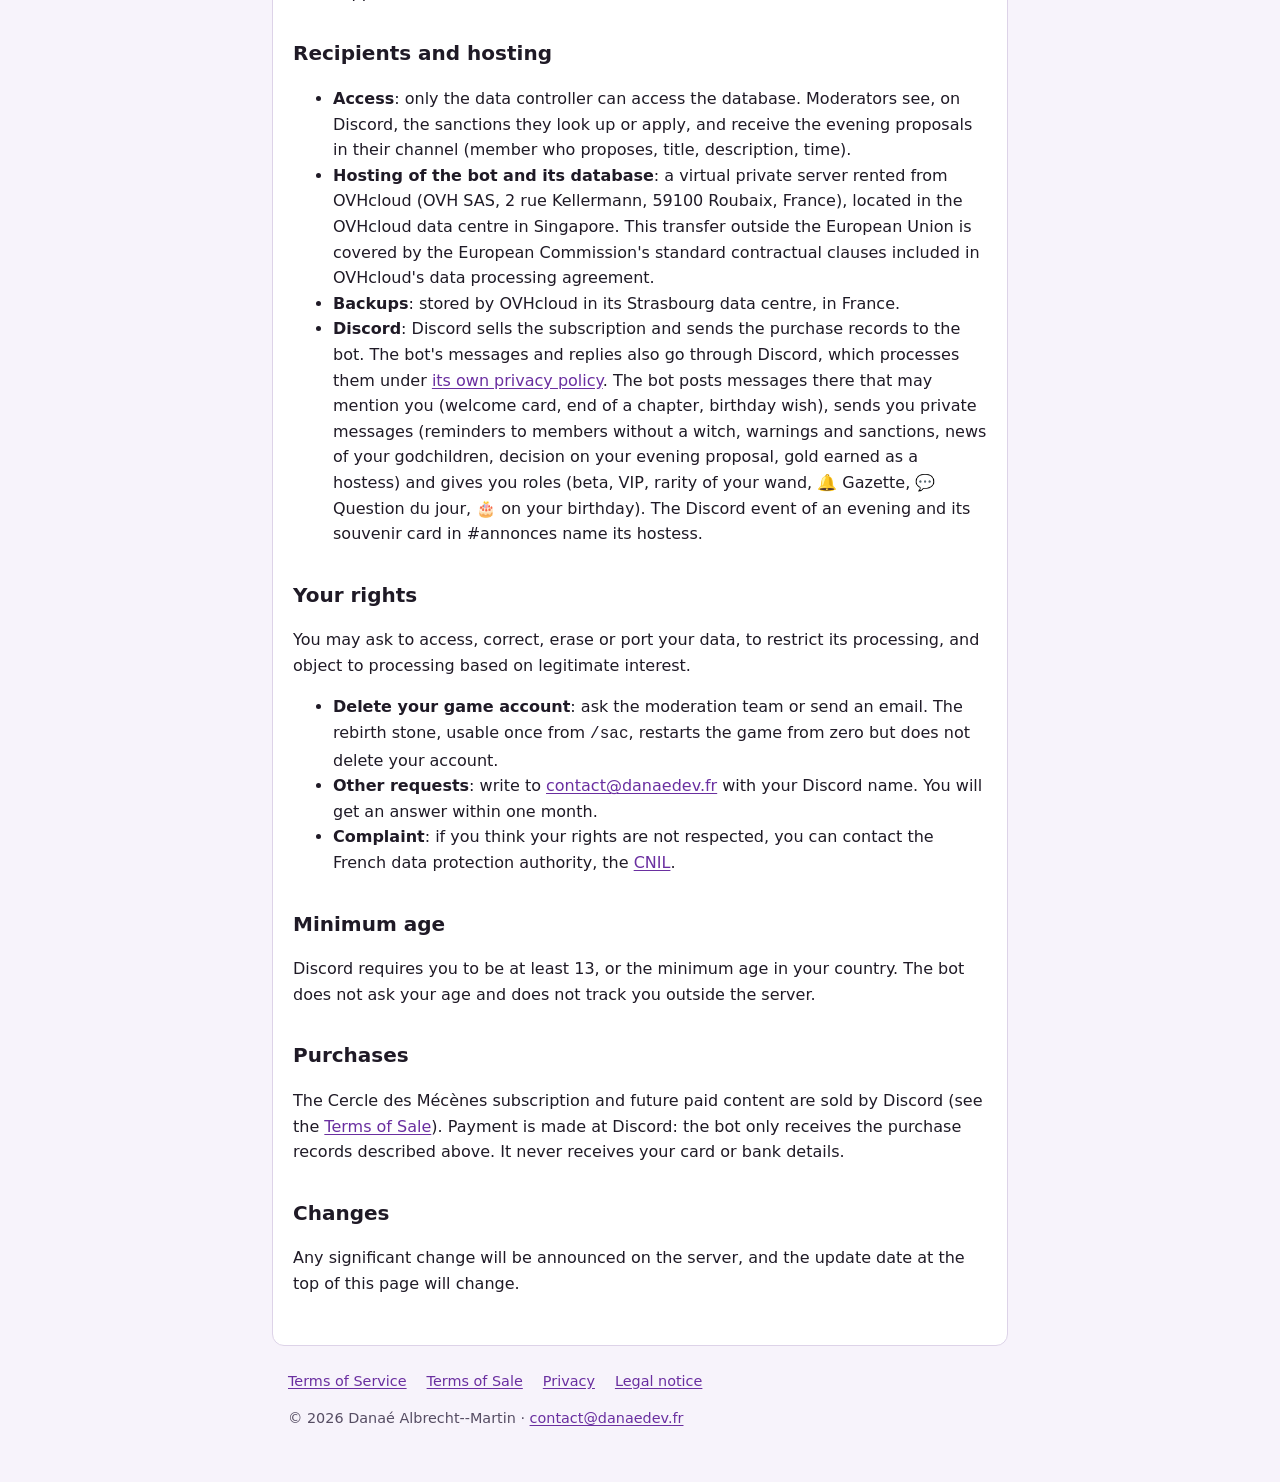
<file: SalemBot/en/privacy.html>
<!doctype html>
<html lang="en">
<head>
  <meta charset="utf-8">
  <meta name="viewport" content="width=device-width, initial-scale=1">
  <title>Privacy Policy · Salem</title>
  <meta name="description" content="Personal data processed by Salem, the Discord bot of L'antre de Salem: what is stored, why, for how long and how to exercise your rights.">
  <link rel="canonical" href="https://dalbrechtmartin.github.io/SalemBot/en/privacy.html">
  <link rel="alternate" hreflang="fr" href="https://dalbrechtmartin.github.io/SalemBot/confidentialite.html">
  <link rel="alternate" hreflang="en" href="https://dalbrechtmartin.github.io/SalemBot/en/privacy.html">
  <link rel="alternate" hreflang="x-default" href="https://dalbrechtmartin.github.io/SalemBot/confidentialite.html">
  <link rel="icon" href="../favicon.png" type="image/png">
  <link rel="apple-touch-icon" href="../apple-touch-icon.png">
  <link rel="stylesheet" href="../style.css">
</head>
<body>
  <a class="skip-link" href="#content">Skip to content</a>
  <header>
    <a class="brand" href="./"><img src="../salem.webp" alt="" width="40" height="40">Salem</a>
    <a href="../confidentialite.html" hreflang="fr" lang="fr">Français</a>
  </header>
  <main id="content">
    <h1>Privacy Policy</h1>
    <p class="updated">Last updated: 10 November 2026</p>
    <p>This is a translation; the <a href="../confidentialite.html" hreflang="fr">French version</a> prevails.</p>

    <p>Salem is a role-playing Discord bot for the "L'antre de Salem" server only. This page explains which personal data it processes, why, for how long, and how to exercise your rights under the General Data Protection Regulation (GDPR) and the French Data Protection Act.</p>

    <h2>Data controller</h2>
    <p>Danaé Albrecht--Martin, reachable at <a href="mailto:contact@danaedev.fr">contact@danaedev.fr</a>.</p>

    <h2>Data stored by the bot</h2>
    <p>The bot only creates a game account when you use one of its game commands. It then stores:</p>
    <div class="table-wrap" tabindex="0" role="region" aria-label="Stored data">
      <table>
        <thead>
          <tr><th scope="col">Data</th><th scope="col">Purpose</th><th scope="col">Legal basis</th></tr>
        </thead>
        <tbody>
          <tr>
            <td>Discord user ID (account number)</td>
            <td>Link your progress to your Discord account</td>
            <td>Performance of the Terms of Service (Art. 6(1)(b))</td>
          </tr>
          <tr>
            <td>Level, experience, gold, sabbat ribbons, inventory, achievements and the date of each, title shown, portrait background and frame, last day of the daily reward and streak of days, account creation and update dates, date of your last activity in the game, date you first created your witch, date you received the rebirth stone, date you saw the arrival story</td>
            <td>Run the game, and delete inactive accounts</td>
            <td>Performance of the Terms of Service (Art. 6(1)(b))</td>
          </tr>
          <tr>
            <td>Journal quests: progress of each step, steps done, start and end dates, day the bot told you about a discovery, date it told you that the quest was finished; chest of each finished chapter (date, level reached, dates it was opened and shared in #discussion, message that announced the end of the chapter); quest rewards waiting for a later version (reward, date)</td>
            <td>Track your progress, and give each reward and each announcement only once</td>
            <td>Performance of the Terms of Service (Art. 6(1)(b))</td>
          </tr>
          <tr>
            <td>Ribbons earned during a sabbat: sabbat, source (daily reward, welcome, quest, evening), number, day and time</td>
            <td>Cap the ribbons that welcomes give each day</td>
            <td>Legitimate interest: keeping the game fair (Art. 6(1)(f))</td>
          </tr>
          <tr>
            <td>Look of your witch (hair style, colours, skin, eyes, outfit, hat)</td>
            <td>Show your character and profile</td>
            <td>Performance of the Terms of Service (Art. 6(1)(b))</td>
          </tr>
          <tr>
            <td>Wands and items (traits, core roll, public signature, owner, person the wand was made for), wand quiz answers and quiz date</td>
            <td>Create your wand and track who owns each item</td>
            <td>Performance of the Terms of Service (Art. 6(1)(b))</td>
          </tr>
          <tr>
            <td>Moderation record: warnings and sanctions (type, reason, duration, date, IDs of the member and of the moderator)</td>
            <td>Enforce the server rules and keep the history of sanctions</td>
            <td>Legitimate interest: the safety of the community (Art. 6(1)(f))</td>
          </tr>
          <tr>
            <td>Purchase records: Discord purchase ID, Discord user ID, item or subscription bought, start and end dates, date of any refund or cancellation, whether the VIP role was given by the subscription, date of the last update</td>
            <td>Deliver the perks bought</td>
            <td>Performance of the contract (Art. 6(1)(b))</td>
          </tr>
          <tr>
            <td>The same purchase records, after the subscription ends</td>
            <td>Be able to answer a possible dispute</td>
            <td>Legitimate interest: the defence of our rights (Art. 6(1)(f))</td>
          </tr>
          <tr>
            <td>Welcoming newcomers, even without a game account: Discord user ID of the newcomer, date of their welcome card and whether their Discord account was too recent for their welcome to give gold, IDs of the members who welcomed them, date and gold earned</td>
            <td>Welcome each newcomer only once, and pay each welcome only once</td>
            <td>Legitimate interest: welcoming members and keeping the game fair (Art. 6(1)(f))</td>
          </tr>
          <tr>
            <td>Referral, even without a game account: Discord user ID and date of the first arrival on the server, whether you already had a game account at that arrival, IDs of the godmother and of the godchild, how the link was made (invite link or choice in the game), date of the link, date of leaving the server, gold earned at each milestone; for a godmother, the code of her invite link and the tier she reached</td>
            <td>Know who invited a newcomer, give the gold and the tiers only once, and prevent abuse (new accounts, former members coming back)</td>
            <td>Legitimate interest: bringing new members and keeping the game fair (Art. 6(1)(f))</td>
          </tr>
          <tr>
            <td>Choice of the 🔔 Gazette and 💬 Question du jour roles, even without a game account: Discord user ID, date of the choice, date of leaving the server</td>
            <td>Mention you in the gazette or on the question of the day, and give you these roles back if you come back to the server</td>
            <td>Performance of the Terms of Service (Art. 6(1)(b))</td>
          </tr>
          <tr>
            <td>Members without a witch: Discord user ID, first day of your week (your arrival on the server), last reminder sent and its day</td>
            <td>Remind you in a private message, on days 1, 3 and 6, to create your witch, then remove you from the server on day 7 if you have not; the team, VIPs and boosters are left out</td>
            <td>Legitimate interest: a server without ghost accounts (Art. 6(1)(f))</td>
          </tr>
          <tr>
            <td>Private messages, even without a game account: Discord user ID, date since which the bot's private messages no longer reach you, whether the button to let it write to you is still to be shown, date of the last update</td>
            <td>Show you once, at your next command, the button that lets the bot write to you in private</td>
            <td>Legitimate interest: delivering the bot's messages to you (reminders, sanctions, referral) (Art. 6(1)(f))</td>
          </tr>
          <tr>
            <td>Birthday, even without a game account: day and month, never the year; whether it is the day your witch was created rather than your own; date you set it</td>
            <td>Wish you a happy birthday in #discussion, give you the 🎂 role for the day, and show your star sign on your profile</td>
            <td>Performance of the Terms of Service (Art. 6(1)(b))</td>
          </tr>
          <tr>
            <td>After you remove your birthday: the date you had set it</td>
            <td>Only allow a date to be set once every 365 days, even after a removal</td>
            <td>Legitimate interest: preventing abuse (Art. 6(1)(f))</td>
          </tr>
          <tr>
            <td>Card of the day: the last card drawn with <code>/tirage</code> and the day of the draw</td>
            <td>Allow only one card a day</td>
            <td>Performance of the Terms of Service (Art. 6(1)(b))</td>
          </tr>
          <tr>
            <td>Question of the day: for each question you answered in its thread, date of your first answer, number of lucky rolls and date of the last one</td>
            <td>Pay your first answer only once, and cap the lucky rolls</td>
            <td>Legitimate interest: keeping rewards fair (Art. 6(1)(f))</td>
          </tr>
          <tr>
            <td>Secret answer of a question of the day: number of tries and date you found it</td>
            <td>Cap the tries at 3 per question, and count the secret answers found (achievement at the tenth)</td>
            <td>Performance of the Terms of Service (Art. 6(1)(b))</td>
          </tr>
          <tr>
            <td>Question written by the team for a day: text, Discord user ID of the person who wrote it, date</td>
            <td>Ask it that day instead of a question from the library</td>
            <td>Legitimate interest: bringing the server to life (Art. 6(1)(f))</td>
          </tr>
          <tr>
            <td>Themed evenings: theme, title, day, start and end times, voice channel, Discord event, Discord user ID of the hostess</td>
            <td>Organise and announce the evening, then pay the hostess</td>
            <td>Performance of the Terms of Service (Art. 6(1)(b))</td>
          </tr>
          <tr>
            <td>Evening proposals: Discord user ID of the member who proposes, theme, title and description, start time, length, channel, date of the proposal, the team's decision, its date and the Discord user ID of the person who made it</td>
            <td>Pass the proposal on to the moderation team and keep its decision; only one pending proposal at a time, and one every 7 days</td>
            <td>Legitimate interest: organising the evenings and capping spam (Art. 6(1)(f))</td>
          </tr>
          <tr>
            <td>Attendance at evenings, even without a game account: minutes spent in the evening's voice channel, moment you reached the quarter of an hour that pays</td>
            <td>Pay your attendance only once, and pay the hostess when at least 3 other members stayed a quarter of an hour</td>
            <td>Legitimate interest: keeping rewards fair (Art. 6(1)(f))</td>
          </tr>
          <tr>
            <td>Number of evenings you hosted with enough guests</td>
            <td>Count the evenings you hosted (achievement at the third)</td>
            <td>Performance of the Terms of Service (Art. 6(1)(b))</td>
          </tr>
        </tbody>
      </table>
    </div>

    <h2>Data used but not stored</h2>
    <ul>
      <li>Your Discord name and avatar, read when you use a command to show your profile.</li>
      <li>Your server roles, to check your rights (member, beta, VIP, booster, moderation).</li>
      <li>When you join and leave the server, the date you joined it and the creation date of your Discord account: to welcome newcomers, recognise referrals, not reward accounts that are too recent, keep evening proposals for Discord accounts older than 30 days and count the week of members without a witch.</li>
      <li>How many times each invite link of the server was used, kept in memory to know through which link a newcomer arrived.</li>
      <li>The time and ID of your latest messages, kept in memory for a few seconds to detect flooding. The bot does not read the content of your messages.</li>
      <li>When you write in #discussion or one of its threads, the bot sees that you wrote, not what you wrote: it counts it at most once every 10 minutes for the quest steps that ask for it. In the thread of the question of the day, it likewise sees that a member wrote there, not what she wrote, to pay her first answer and her lucky rolls. When someone without the beta role writes in the game channel, it reminds them to sign up.</li>
      <li>The answer you type to guess the secret answer of a question of the day: compared with the bot's, then forgotten. It is neither stored nor written to the technical logs; only the number of tries is kept.</li>
      <li>Your star sign, worked out from the day and month of your birthday when your profile is shown, never stored.</li>
      <li>During a themed evening, and only then, the list of members in the evening's voice channel, taken every 5 minutes to count their minutes. The bot does not look at other voice channels, never joins a voice channel and hears nothing that is said there.</li>
      <li>The server's technical logs, which may hold your Discord ID and the name of a command you used: they are used to fix errors and are wiped at each bot update.</li>
    </ul>
    <p>The bot sets no cookies, shows no ads and never sells or shares your data.</p>

    <h2>Retention periods</h2>
    <ul>
      <li><strong>Game account</strong>: as long as you play; deleted on request, and at the latest 3 years after your last activity in the game. Your wands, items, achievements, quests, chests, pending rewards, ribbons earned, answers to questions of the day, tries at secret answers and number of evenings hosted are deleted with it.</li>
      <li><strong>Purchase records</strong>: while the subscription is active, then 3 years after it ends, to be able to answer a possible dispute. They are kept even if your game account is deleted, on request or through the automatic deletion of inactive accounts.</li>
      <li><strong>Warnings and sanctions</strong>: 2 years from their date, then deleted. They are kept even if you delete your game account or leave the server, so that the rules still apply during that time.</li>
      <li><strong>Referral</strong>: 3 years after the arrival on the server, then deleted. It is kept if you leave the server, so that a former member who comes back does not become a godchild; a godmother's invite link and tier are deleted with her game account.</li>
      <li><strong>Welcoming newcomers</strong>: 3 years after the welcome card, then deleted. It is kept even if you delete your game account or leave the server, so that leaving and coming back gives no gold again.</li>
      <li><strong>Choice of the 🔔 Gazette and 💬 Question du jour roles</strong>: as long as you keep the role; deleted as soon as you remove it. If you leave the server, it is kept to give you the role back when you return, then deleted 3 years after you left.</li>
      <li><strong>Members without a witch</strong>: deleted as soon as you leave the server, and at the next daily check once you create your witch or are no longer concerned.</li>
      <li><strong>Private messages</strong>: deleted when you leave the server, and at the latest 3 years after the last private message the bot tried to send you.</li>
      <li><strong>Birthday</strong>: until you remove it or leave the server. After a removal, only the date you had set it remains, for the rule of one date every 365 days; it is replaced by your next date, and deleted when you leave the server. The birthday is not tied to the game account: it remains if that account is deleted.</li>
      <li><strong>Card of the day</strong>: replaced by the next draw, and deleted 30 days after the draw.</li>
      <li><strong>Question of the day</strong>: your first answer and your lucky rolls are deleted 30 days after the first answer; your tries at the secret answer are kept with your game account, for the achievement. A question written by the team is deleted once asked.</li>
      <li><strong>Themed evenings</strong>: an evening and the attendance are deleted 90 days after it ends; a proposal, 90 days after the team's decision, or after its planned time if nobody answered. The number of evenings hosted is kept with your game account, for the achievement.</li>
      <li><strong>Database backups</strong>: one copy a day, kept 30 days then deleted. Data removed from the database therefore also leaves the backups within 30 days.</li>
      <li><strong>Technical logs</strong>: until the next bot update. Between two updates, they are capped at 10 MB: the oldest lines are deleted as new ones come in.</li>
    </ul>

    <h2>Recipients and hosting</h2>
    <ul>
      <li><strong>Access</strong>: only the data controller can access the database. Moderators see, on Discord, the sanctions they look up or apply, and receive the evening proposals in their channel (member who proposes, title, description, time).</li>
      <li><strong>Hosting of the bot and its database</strong>: a virtual private server rented from OVHcloud (OVH SAS, 2 rue Kellermann, 59100 Roubaix, France), located in the OVHcloud data centre in Singapore. This transfer outside the European Union is covered by the European Commission's standard contractual clauses included in OVHcloud's data processing agreement.</li>
      <li><strong>Backups</strong>: stored by OVHcloud in its Strasbourg data centre, in France.</li>
      <li><strong>Discord</strong>: Discord sells the subscription and sends the purchase records to the bot. The bot's messages and replies also go through Discord, which processes them under <a href="https://discord.com/privacy">its own privacy policy</a>. The bot posts messages there that may mention you (welcome card, end of a chapter, birthday wish), sends you private messages (reminders to members without a witch, warnings and sanctions, news of your godchildren, decision on your evening proposal, gold earned as a hostess) and gives you roles (beta, VIP, rarity of your wand, 🔔 Gazette, 💬 Question du jour, 🎂 on your birthday). The Discord event of an evening and its souvenir card in #annonces name its hostess.</li>
    </ul>

    <h2>Your rights</h2>
    <p>You may ask to access, correct, erase or port your data, to restrict its processing, and object to processing based on legitimate interest.</p>
    <ul>
      <li><strong>Delete your game account</strong>: ask the moderation team or send an email. The rebirth stone, usable once from <code>/sac</code>, restarts the game from zero but does not delete your account.</li>
      <li><strong>Other requests</strong>: write to <a href="mailto:contact@danaedev.fr">contact@danaedev.fr</a> with your Discord name. You will get an answer within one month.</li>
      <li><strong>Complaint</strong>: if you think your rights are not respected, you can contact the French data protection authority, the <a href="https://www.cnil.fr/fr/plaintes">CNIL</a>.</li>
    </ul>

    <h2>Minimum age</h2>
    <p>Discord requires you to be at least 13, or the minimum age in your country. The bot does not ask your age and does not track you outside the server.</p>

    <h2>Purchases</h2>
    <p>The Cercle des Mécènes subscription and future paid content are sold by Discord (see the <a href="sales-terms.html">Terms of Sale</a>). Payment is made at Discord: the bot only receives the purchase records described above. It never receives your card or bank details.</p>

    <h2>Changes</h2>
    <p>Any significant change will be announced on the server, and the update date at the top of this page will change.</p>
  </main>
  <footer>
    <nav aria-label="Legal pages">
      <ul>
        <li><a href="terms.html">Terms of Service</a></li>
        <li><a href="sales-terms.html">Terms of Sale</a></li>
        <li><a href="privacy.html" aria-current="page">Privacy</a></li>
        <li><a href="legal-notice.html">Legal notice</a></li>
      </ul>
    </nav>
    <p>© 2026 Danaé Albrecht--Martin · <a href="mailto:contact@danaedev.fr">contact@danaedev.fr</a></p>
  </footer>
</body>
</html>
</file>
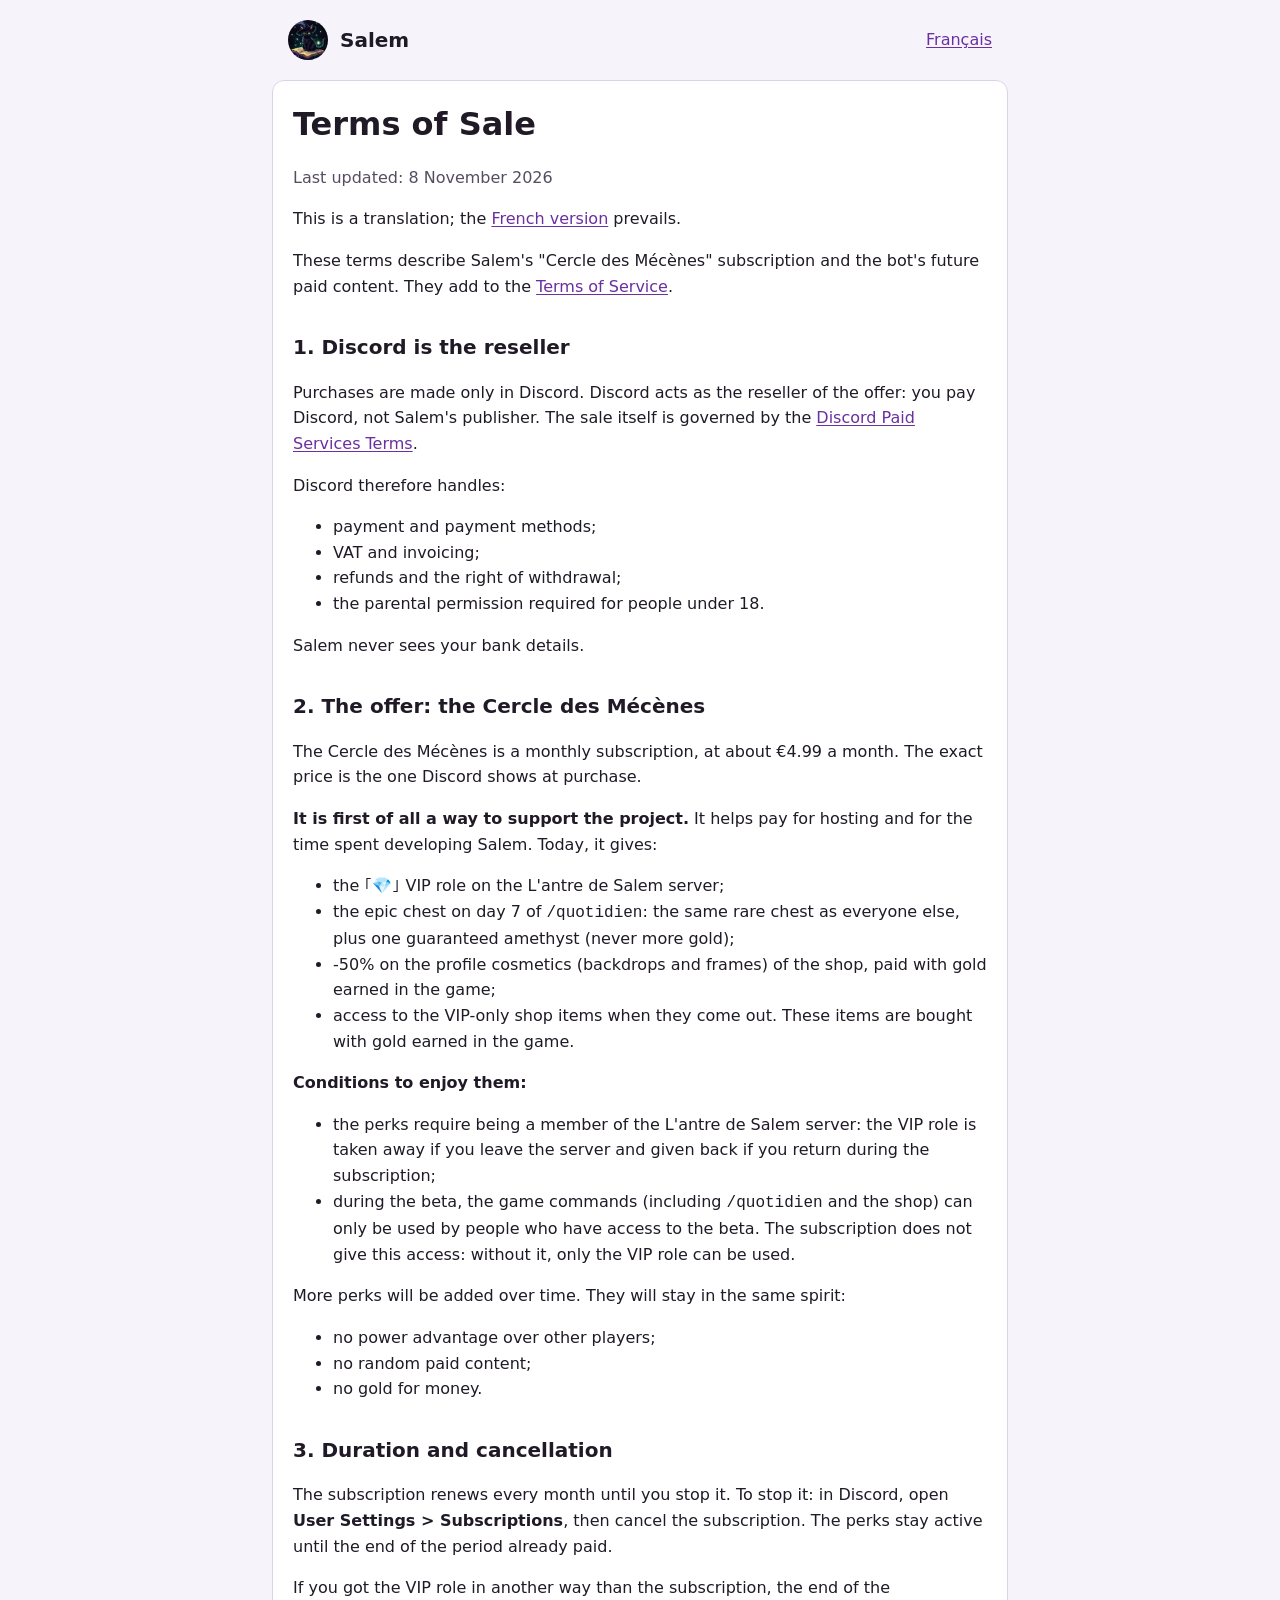
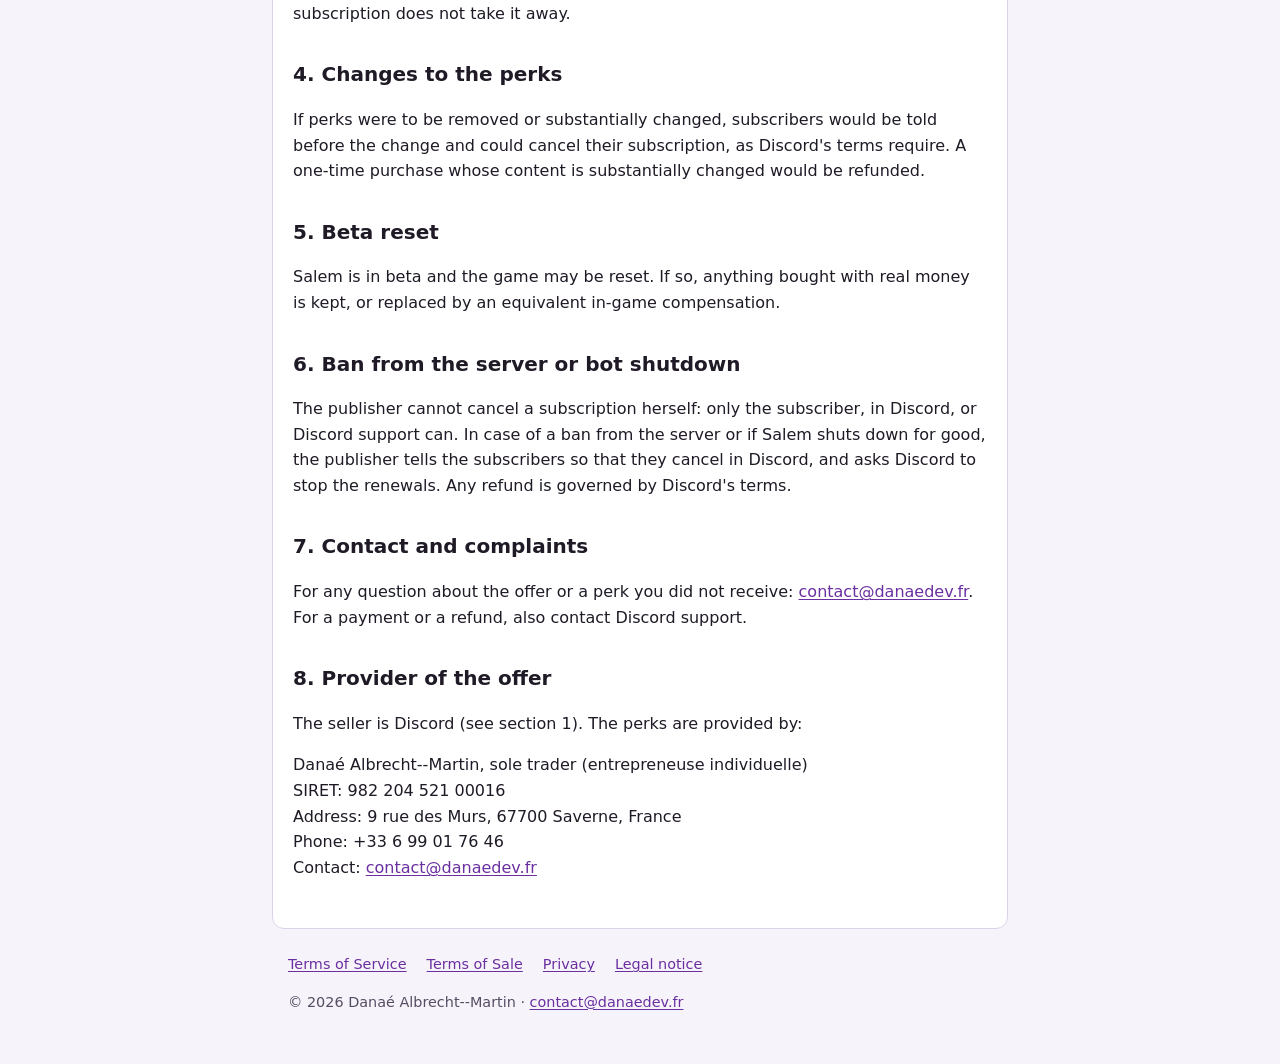
<file: SalemBot/en/sales-terms.html>
<!doctype html>
<html lang="en">
<head>
  <meta charset="utf-8">
  <meta name="viewport" content="width=device-width, initial-scale=1">
  <title>Terms of Sale · Salem</title>
  <meta name="description" content="Terms of Sale of the Cercle des Mécènes subscription of Salem, the Discord bot of L'antre de Salem: offer, cancellation, guarantees and provider of the offer.">
  <link rel="canonical" href="https://dalbrechtmartin.github.io/SalemBot/en/sales-terms.html">
  <link rel="alternate" hreflang="fr" href="https://dalbrechtmartin.github.io/SalemBot/conditions-vente.html">
  <link rel="alternate" hreflang="en" href="https://dalbrechtmartin.github.io/SalemBot/en/sales-terms.html">
  <link rel="alternate" hreflang="x-default" href="https://dalbrechtmartin.github.io/SalemBot/conditions-vente.html">
  <link rel="icon" href="../favicon.png" type="image/png">
  <link rel="apple-touch-icon" href="../apple-touch-icon.png">
  <link rel="stylesheet" href="../style.css">
</head>
<body>
  <a class="skip-link" href="#content">Skip to content</a>
  <header>
    <a class="brand" href="./"><img src="../salem.webp" alt="" width="40" height="40">Salem</a>
    <a href="../conditions-vente.html" hreflang="fr" lang="fr">Français</a>
  </header>
  <main id="content">
    <h1>Terms of Sale</h1>
    <p class="updated">Last updated: 8 November 2026</p>
    <p>This is a translation; the <a href="../conditions-vente.html" hreflang="fr">French version</a> prevails.</p>

    <p>These terms describe Salem's "Cercle des Mécènes" subscription and the bot's future paid content. They add to the <a href="terms.html">Terms of Service</a>.</p>

    <h2>1. Discord is the reseller</h2>
    <p>Purchases are made only in Discord. Discord acts as the reseller of the offer: you pay Discord, not Salem's publisher. The sale itself is governed by the <a href="https://discord.com/terms/paid-services-terms">Discord Paid Services Terms</a>.</p>
    <p>Discord therefore handles:</p>
    <ul>
      <li>payment and payment methods;</li>
      <li>VAT and invoicing;</li>
      <li>refunds and the right of withdrawal;</li>
      <li>the parental permission required for people under 18.</li>
    </ul>
    <p>Salem never sees your bank details.</p>

    <h2>2. The offer: the Cercle des Mécènes</h2>
    <p>The Cercle des Mécènes is a monthly subscription, at about €4.99 a month. The exact price is the one Discord shows at purchase.</p>
    <p><strong>It is first of all a way to support the project.</strong> It helps pay for hosting and for the time spent developing Salem. Today, it gives:</p>
    <ul>
      <li>the ｢💎｣ VIP role on the L'antre de Salem server;</li>
      <li>the epic chest on day 7 of <code>/quotidien</code>: the same rare chest as everyone else, plus one guaranteed amethyst (never more gold);</li>
      <li>-50% on the profile cosmetics (backdrops and frames) of the shop, paid with gold earned in the game;</li>
      <li>access to the VIP-only shop items when they come out. These items are bought with gold earned in the game.</li>
    </ul>
    <p><strong>Conditions to enjoy them:</strong></p>
    <ul>
      <li>the perks require being a member of the L'antre de Salem server: the VIP role is taken away if you leave the server and given back if you return during the subscription;</li>
      <li>during the beta, the game commands (including <code>/quotidien</code> and the shop) can only be used by people who have access to the beta. The subscription does not give this access: without it, only the VIP role can be used.</li>
    </ul>
    <p>More perks will be added over time. They will stay in the same spirit:</p>
    <ul>
      <li>no power advantage over other players;</li>
      <li>no random paid content;</li>
      <li>no gold for money.</li>
    </ul>

    <h2>3. Duration and cancellation</h2>
    <p>The subscription renews every month until you stop it. To stop it: in Discord, open <strong>User Settings &gt; Subscriptions</strong>, then cancel the subscription. The perks stay active until the end of the period already paid.</p>
    <p>If you got the VIP role in another way than the subscription, the end of the subscription does not take it away.</p>

    <h2>4. Changes to the perks</h2>
    <p>If perks were to be removed or substantially changed, subscribers would be told before the change and could cancel their subscription, as Discord's terms require. A one-time purchase whose content is substantially changed would be refunded.</p>

    <h2>5. Beta reset</h2>
    <p>Salem is in beta and the game may be reset. If so, anything bought with real money is kept, or replaced by an equivalent in-game compensation.</p>

    <h2>6. Ban from the server or bot shutdown</h2>
    <p>The publisher cannot cancel a subscription herself: only the subscriber, in Discord, or Discord support can. In case of a ban from the server or if Salem shuts down for good, the publisher tells the subscribers so that they cancel in Discord, and asks Discord to stop the renewals. Any refund is governed by Discord's terms.</p>

    <h2>7. Contact and complaints</h2>
    <p>For any question about the offer or a perk you did not receive: <a href="mailto:contact@danaedev.fr">contact@danaedev.fr</a>. For a payment or a refund, also contact Discord support.</p>

    <h2>8. Provider of the offer</h2>
    <p>The seller is Discord (see section 1). The perks are provided by:</p>
    <p>Danaé Albrecht--Martin, sole trader (entrepreneuse individuelle)<br>
      SIRET: 982 204 521 00016<br>
      Address: 9 rue des Murs, 67700 Saverne, France<br>
      Phone: +33 6 99 01 76 46<br>
      Contact: <a href="mailto:contact@danaedev.fr">contact@danaedev.fr</a></p>
  </main>
  <footer>
    <nav aria-label="Legal pages">
      <ul>
        <li><a href="terms.html">Terms of Service</a></li>
        <li><a href="sales-terms.html" aria-current="page">Terms of Sale</a></li>
        <li><a href="privacy.html">Privacy</a></li>
        <li><a href="legal-notice.html">Legal notice</a></li>
      </ul>
    </nav>
    <p>© 2026 Danaé Albrecht--Martin · <a href="mailto:contact@danaedev.fr">contact@danaedev.fr</a></p>
  </footer>
</body>
</html>
</file>
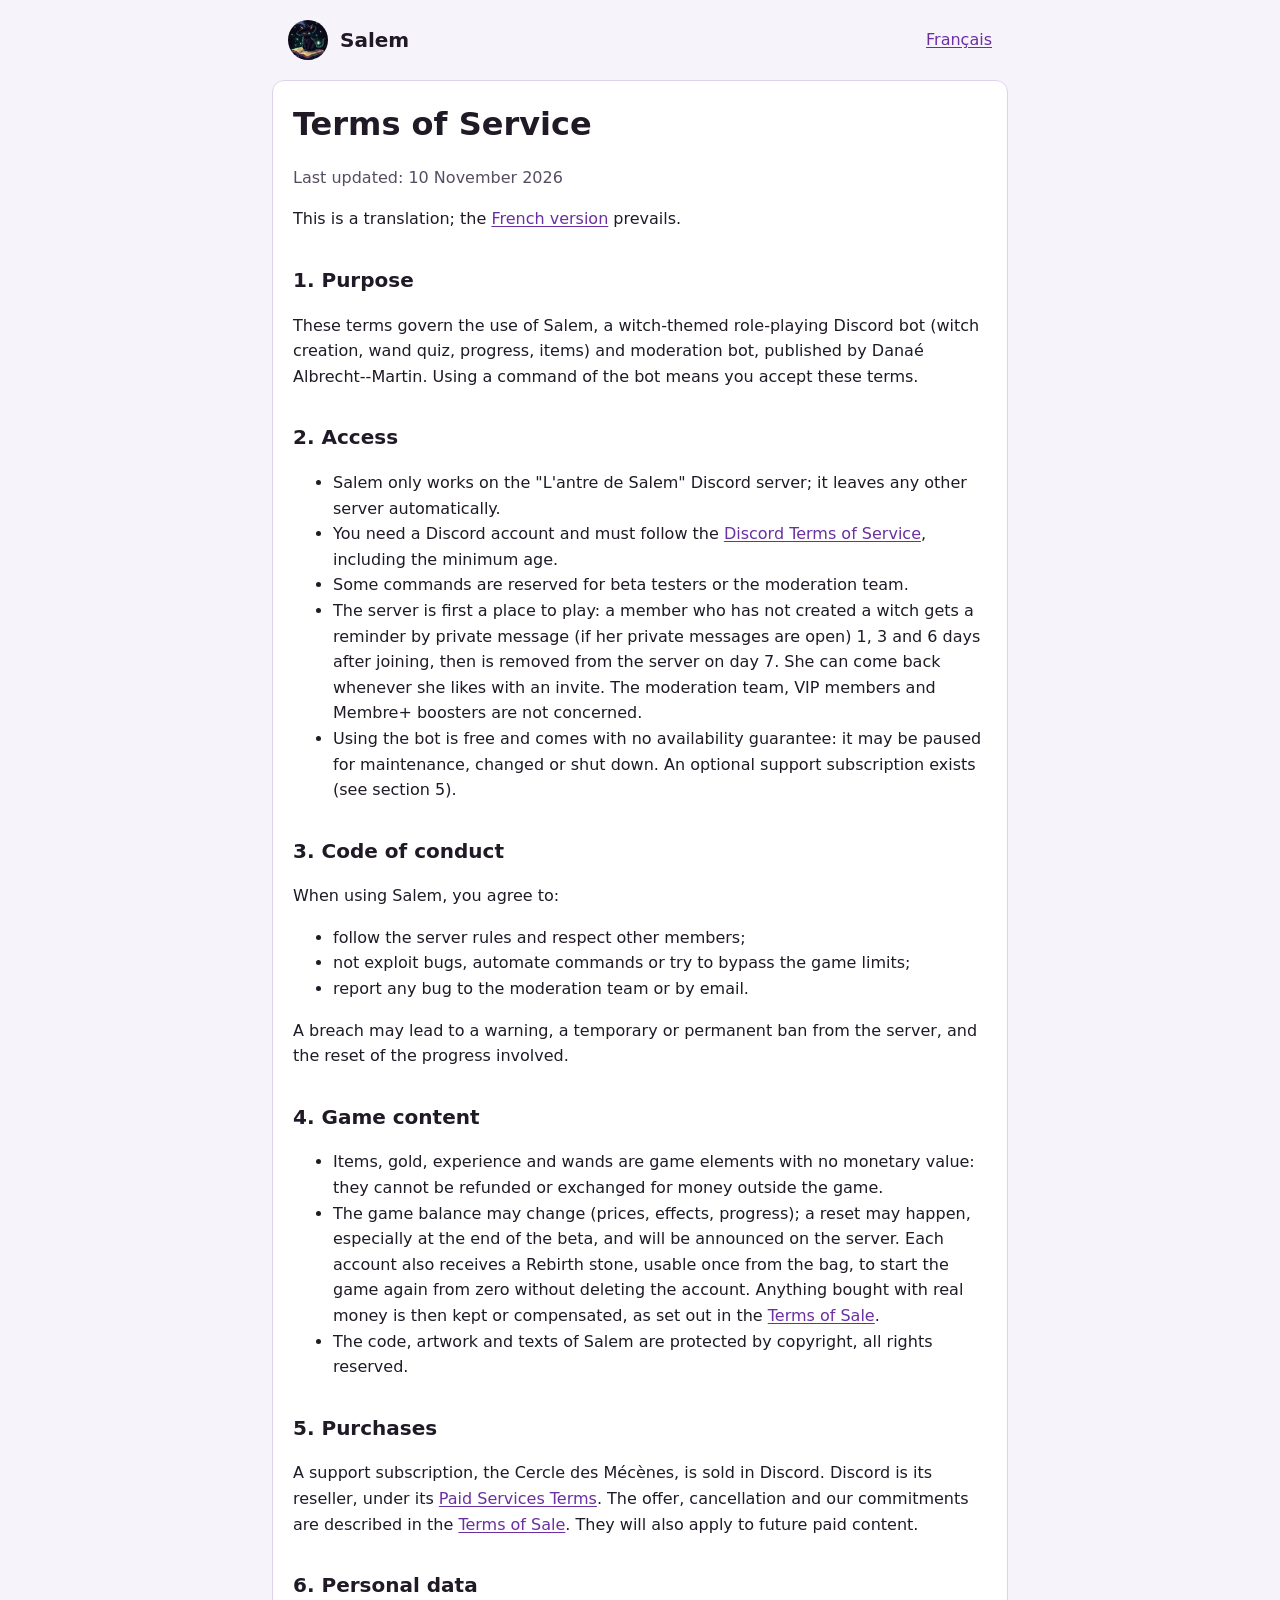
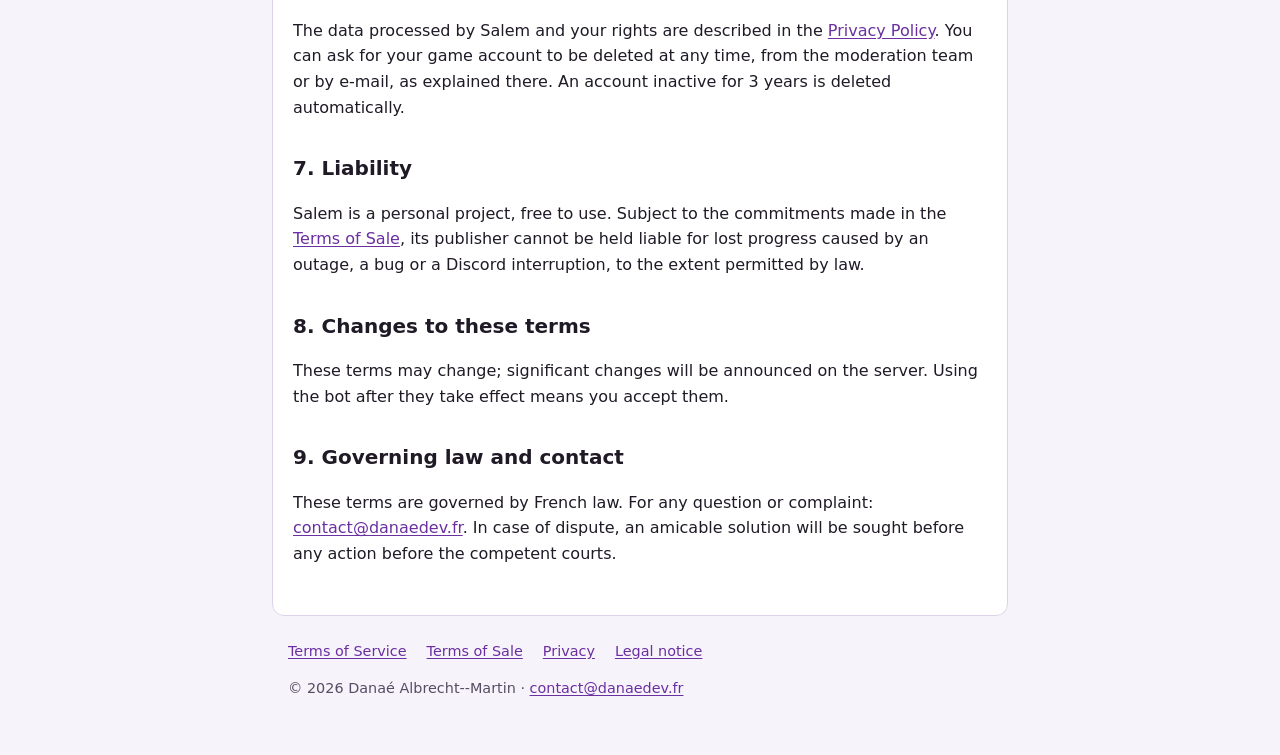
<file: SalemBot/en/terms.html>
<!doctype html>
<html lang="en">
<head>
  <meta charset="utf-8">
  <meta name="viewport" content="width=device-width, initial-scale=1">
  <title>Terms of Service · Salem</title>
  <meta name="description" content="Terms of Service of Salem, the role-playing Discord bot of the L'antre de Salem server.">
  <link rel="canonical" href="https://dalbrechtmartin.github.io/SalemBot/en/terms.html">
  <link rel="alternate" hreflang="fr" href="https://dalbrechtmartin.github.io/SalemBot/cgu.html">
  <link rel="alternate" hreflang="en" href="https://dalbrechtmartin.github.io/SalemBot/en/terms.html">
  <link rel="alternate" hreflang="x-default" href="https://dalbrechtmartin.github.io/SalemBot/cgu.html">
  <link rel="icon" href="../favicon.png" type="image/png">
  <link rel="apple-touch-icon" href="../apple-touch-icon.png">
  <link rel="stylesheet" href="../style.css">
</head>
<body>
  <a class="skip-link" href="#content">Skip to content</a>
  <header>
    <a class="brand" href="./"><img src="../salem.webp" alt="" width="40" height="40">Salem</a>
    <a href="../cgu.html" hreflang="fr" lang="fr">Français</a>
  </header>
  <main id="content">
    <h1>Terms of Service</h1>
    <p class="updated">Last updated: 10 November 2026</p>
    <p>This is a translation; the <a href="../cgu.html" hreflang="fr">French version</a> prevails.</p>

    <h2>1. Purpose</h2>
    <p>These terms govern the use of Salem, a witch-themed role-playing Discord bot (witch creation, wand quiz, progress, items) and moderation bot, published by Danaé Albrecht--Martin. Using a command of the bot means you accept these terms.</p>

    <h2>2. Access</h2>
    <ul>
      <li>Salem only works on the "L'antre de Salem" Discord server; it leaves any other server automatically.</li>
      <li>You need a Discord account and must follow the <a href="https://discord.com/terms">Discord Terms of Service</a>, including the minimum age.</li>
      <li>Some commands are reserved for beta testers or the moderation team.</li>
      <li>The server is first a place to play: a member who has not created a witch gets a reminder by private message (if her private messages are open) 1, 3 and 6 days after joining, then is removed from the server on day 7. She can come back whenever she likes with an invite. The moderation team, VIP members and Membre+ boosters are not concerned.</li>
      <li>Using the bot is free and comes with no availability guarantee: it may be paused for maintenance, changed or shut down. An optional support subscription exists (see section 5).</li>
    </ul>

    <h2>3. Code of conduct</h2>
    <p>When using Salem, you agree to:</p>
    <ul>
      <li>follow the server rules and respect other members;</li>
      <li>not exploit bugs, automate commands or try to bypass the game limits;</li>
      <li>report any bug to the moderation team or by email.</li>
    </ul>
    <p>A breach may lead to a warning, a temporary or permanent ban from the server, and the reset of the progress involved.</p>

    <h2>4. Game content</h2>
    <ul>
      <li>Items, gold, experience and wands are game elements with no monetary value: they cannot be refunded or exchanged for money outside the game.</li>
      <li>The game balance may change (prices, effects, progress); a reset may happen, especially at the end of the beta, and will be announced on the server. Each account also receives a Rebirth stone, usable once from the bag, to start the game again from zero without deleting the account. Anything bought with real money is then kept or compensated, as set out in the <a href="sales-terms.html">Terms of Sale</a>.</li>
      <li>The code, artwork and texts of Salem are protected by copyright, all rights reserved.</li>
    </ul>

    <h2>5. Purchases</h2>
    <p>A support subscription, the Cercle des Mécènes, is sold in Discord. Discord is its reseller, under its <a href="https://discord.com/terms/paid-services-terms">Paid Services Terms</a>. The offer, cancellation and our commitments are described in the <a href="sales-terms.html">Terms of Sale</a>. They will also apply to future paid content.</p>

    <h2>6. Personal data</h2>
    <p>The data processed by Salem and your rights are described in the <a href="privacy.html">Privacy Policy</a>. You can ask for your game account to be deleted at any time, from the moderation team or by e-mail, as explained there. An account inactive for 3 years is deleted automatically.</p>

    <h2>7. Liability</h2>
    <p>Salem is a personal project, free to use. Subject to the commitments made in the <a href="sales-terms.html">Terms of Sale</a>, its publisher cannot be held liable for lost progress caused by an outage, a bug or a Discord interruption, to the extent permitted by law.</p>

    <h2>8. Changes to these terms</h2>
    <p>These terms may change; significant changes will be announced on the server. Using the bot after they take effect means you accept them.</p>

    <h2>9. Governing law and contact</h2>
    <p>These terms are governed by French law. For any question or complaint: <a href="mailto:contact@danaedev.fr">contact@danaedev.fr</a>. In case of dispute, an amicable solution will be sought before any action before the competent courts.</p>
  </main>
  <footer>
    <nav aria-label="Legal pages">
      <ul>
        <li><a href="terms.html" aria-current="page">Terms of Service</a></li>
        <li><a href="sales-terms.html">Terms of Sale</a></li>
        <li><a href="privacy.html">Privacy</a></li>
        <li><a href="legal-notice.html">Legal notice</a></li>
      </ul>
    </nav>
    <p>© 2026 Danaé Albrecht--Martin · <a href="mailto:contact@danaedev.fr">contact@danaedev.fr</a></p>
  </footer>
</body>
</html>
</file>
<file: SalemBot/style.css>
:root {
  color-scheme: light dark;
  --bg: #f7f3fb;
  --surface: #ffffff;
  --text: #1f1a26;
  --muted: #564d63;
  --accent: #6a2fa0;
  --border: #ddd3e8;
}

@media (prefers-color-scheme: dark) {
  :root {
    --bg: #15111b;
    --surface: #1e1827;
    --text: #ece6f3;
    --muted: #b9aec7;
    --accent: #c9a2ef;
    --border: #3a3047;
  }
}

* {
  box-sizing: border-box;
}

body {
  margin: 0;
  background: var(--bg);
  color: var(--text);
  font: 1rem/1.6 system-ui, -apple-system, "Segoe UI", Roboto, sans-serif;
}

a {
  color: var(--accent);
  text-underline-offset: 0.15em;
}

a:focus-visible {
  outline: 3px solid var(--accent);
  outline-offset: 2px;
}

.skip-link {
  position: absolute;
  left: -999px;
}

.skip-link:focus {
  left: 1rem;
  top: 1rem;
  background: var(--surface);
  padding: 0.5rem 1rem;
}

header,
main,
footer {
  max-width: 46rem;
  margin: 0 auto;
  padding: 0 1rem;
}

header {
  display: flex;
  align-items: center;
  justify-content: space-between;
  gap: 1rem;
  padding-block: 1.25rem;
}

.brand {
  display: flex;
  align-items: center;
  gap: 0.75rem;
  color: var(--text);
  font-weight: 700;
  font-size: 1.25rem;
  text-decoration: none;
}

.brand img {
  border-radius: 50%;
}

main {
  width: calc(100% - 2rem);
  background: var(--surface);
  border: 1px solid var(--border);
  border-radius: 0.75rem;
  padding: 1.5rem 1.25rem 2rem;
}

h1 {
  margin-top: 0;
  line-height: 1.2;
}

h2 {
  margin-top: 2rem;
  font-size: 1.25rem;
}

.updated {
  color: var(--muted);
}

table {
  width: 100%;
  border-collapse: collapse;
  font-size: 0.95rem;
}

.table-wrap {
  overflow-x: auto;
}

th,
td {
  border: 1px solid var(--border);
  padding: 0.5rem;
  text-align: left;
  vertical-align: top;
}

footer {
  padding-block: 1.5rem 2.5rem;
  color: var(--muted);
  font-size: 0.9rem;
}

footer nav ul {
  display: flex;
  flex-wrap: wrap;
  gap: 0.25rem 1.25rem;
  list-style: none;
  margin: 0 0 0.5rem;
  padding: 0;
}
</file>
